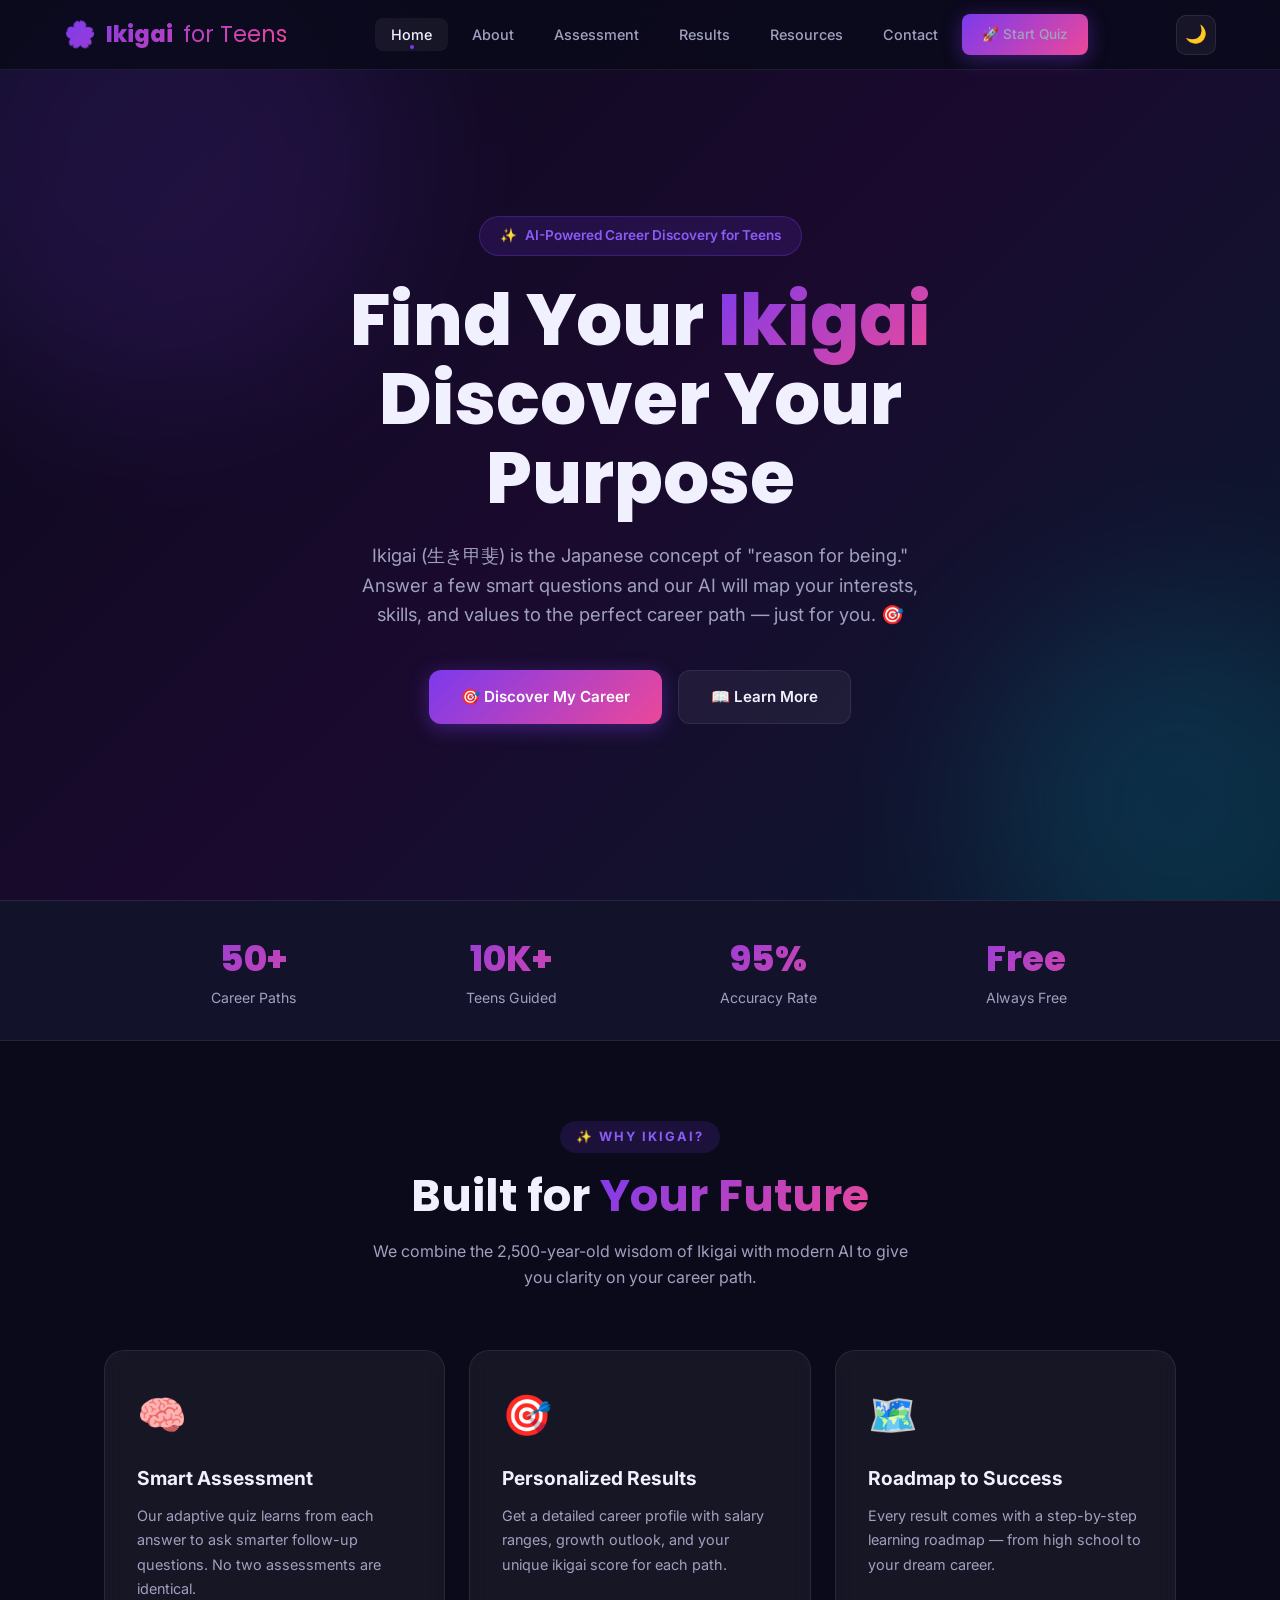
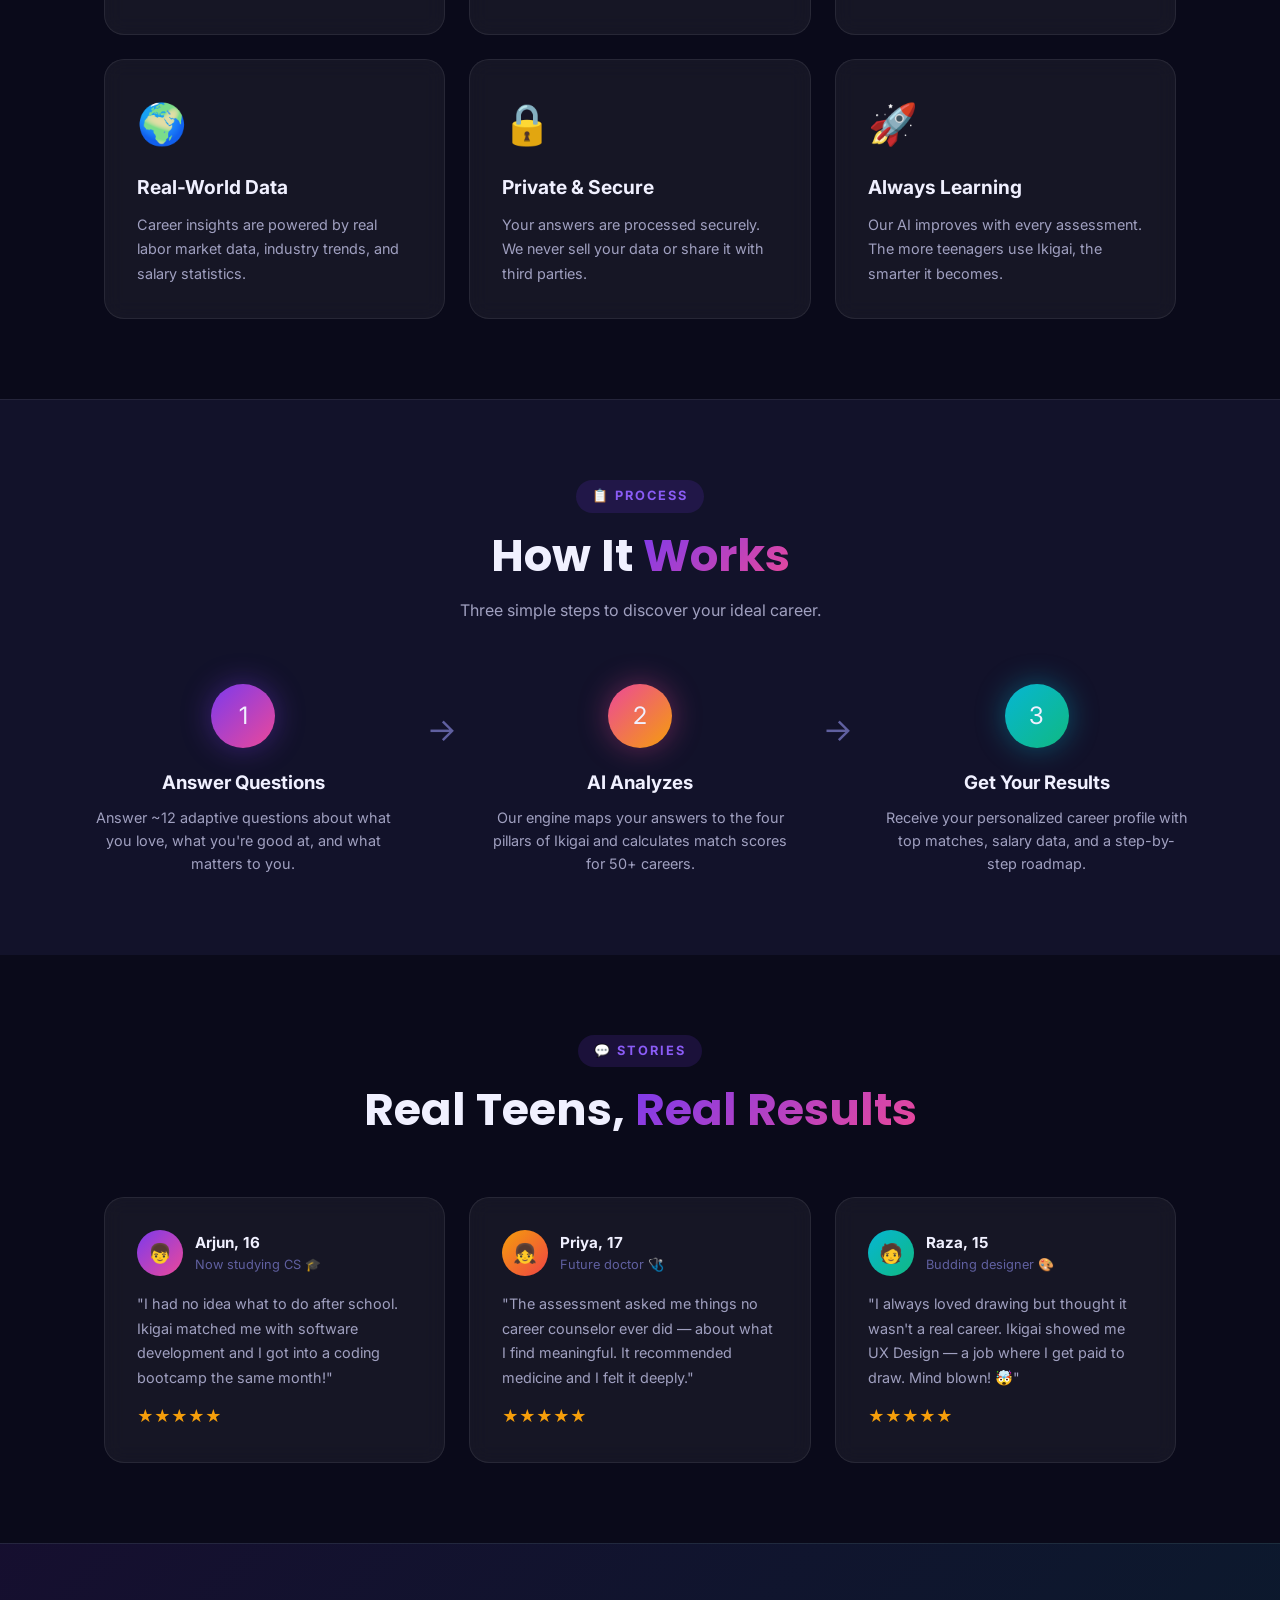
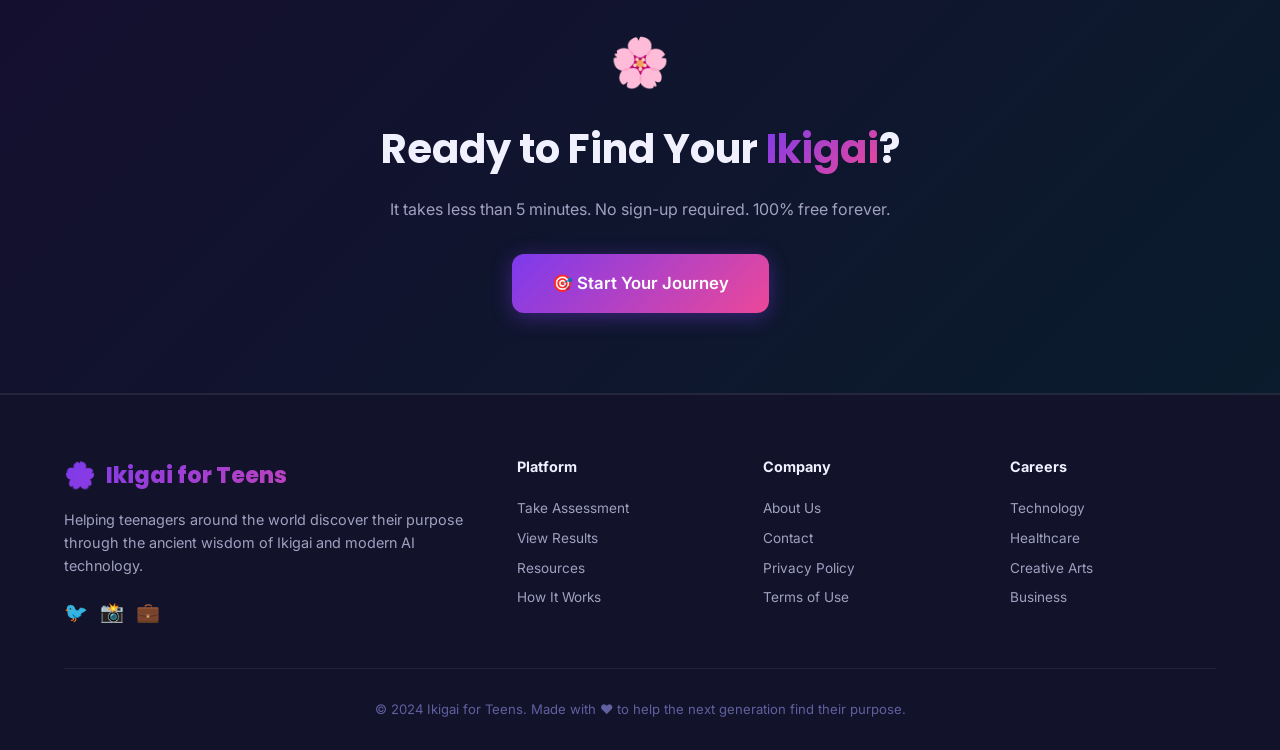
<file: frontend/index.html>
<!DOCTYPE html>
<!--
  📚 LESSON: What is HTML?
  HTML = HyperText Markup Language
  It's the SKELETON of a website. 
  Tags like <h1>, <p>, <div> tell the browser what each thing IS.
  <!DOCTYPE html> tells the browser: "Hey, this is a modern HTML5 page!"
-->
<html lang="en">
<head>
  <!--
    📚 The <head> section is INVISIBLE to users.
    It contains settings, links to styles, and page information.
  -->
  <meta charset="UTF-8">  <!-- Allows emojis and special characters -->
  <meta name="viewport" content="width=device-width, initial-scale=1.0">  <!-- Makes site mobile-friendly -->
  <title>Ikigai for Teens — Discover Your Career Path with AI</title>

  <!-- SEO: These tags help Google find and display your site correctly -->
  <meta name="description" content="Ikigai for Teens is an AI-powered career discovery platform. Answer a few questions and find the perfect career path tailored to your interests, skills, and values.">
  <meta name="keywords" content="career test, teen career, ikigai, career AI, career quiz">
  <meta property="og:title" content="Ikigai for Teens — Career AI">
  <meta property="og:description" content="Discover your ideal career through the ancient Japanese concept of Ikigai + modern AI.">

  <!-- Link to CSS stylesheet (styles.css makes things look pretty) -->
  <link rel="stylesheet" href="styles.css">

  <!-- Google Fonts are loaded in styles.css via @import -->
</head>

<body>
  <!--
    📚 The <body> is the VISIBLE part of your website.
    Everything inside <body> appears on screen.
  -->

  <!-- ═══════════════════════════════════════════
       NAVBAR — Appears on EVERY page
       ═══════════════════════════════════════════ -->
  <nav class="navbar" id="navbar">
    <!-- Logo — clicking it returns to home -->
    <a href="index.html" class="nav-logo">
      <span class="nav-logo-icon">🌸</span>
      Ikigai<span style="color: var(--text-secondary); font-weight: 400;"> for Teens</span>
    </a>

    <!-- Navigation Links — <ul> = unordered list, <li> = list item, <a> = anchor/link -->
    <ul class="nav-links" id="navLinks">
      <li><a href="index.html" class="active" id="nav-home">Home</a></li>
      <li><a href="about.html" id="nav-about">About</a></li>
      <li><a href="assessment.html" id="nav-assess">Assessment</a></li>
      <li><a href="results.html" id="nav-results">Results</a></li>
      <li><a href="resources.html" id="nav-resources">Resources</a></li>
      <li><a href="contact.html" id="nav-contact">Contact</a></li>
      <!-- CTA Button -->
      <li>
        <a href="assessment.html" class="btn btn-primary" style="padding: 10px 20px; font-size: 0.85rem;">
          🚀 Start Quiz
        </a>
      </li>
    </ul>

    <div style="display: flex; align-items: center; gap: 12px;">
      <!-- Dark Mode Toggle Button -->
      <button class="dark-mode-btn" id="darkModeBtn" title="Toggle dark/light mode" aria-label="Toggle theme">
        🌙
      </button>
      <!-- Hamburger menu for mobile -->
      <div class="hamburger" id="hamburger" aria-label="Menu">
        <span></span><span></span><span></span>
      </div>
    </div>
  </nav>

  <!-- ═══════════════════════════════════════════
       HERO SECTION — Big banner seen first
       ═══════════════════════════════════════════ -->
  <section class="hero" id="home">
    <div class="hero-content">
      <!-- Badge -->
      <div class="hero-badge">
        <span>✨</span>
        AI-Powered Career Discovery for Teens
      </div>

      <!-- Main Heading — <h1> is the MOST important heading on the page -->
      <h1>
        Find Your <span class="gradient-text">Ikigai</span><br>
        Discover Your Purpose
      </h1>

      <!-- Subheading / Description -->
      <p>
        Ikigai (生き甲斐) is the Japanese concept of "reason for being." 
        Answer a few smart questions and our AI will map your interests, 
        skills, and values to the perfect career path — just for you. 🎯
      </p>

      <!-- Call-to-action buttons -->
      <div class="hero-buttons">
        <!-- href="assessment.html" links to the assessment page -->
        <a href="assessment.html" class="btn btn-primary" id="startQuizBtn">
          🎯 Discover My Career
        </a>
        <a href="about.html" class="btn btn-secondary" id="learnMoreBtn">
          📖 Learn More
        </a>
      </div>
    </div>
  </section>

  <!-- ═══════════════════════════════════════════
       STATS STRIP
       ═══════════════════════════════════════════ -->
  <section style="background: var(--bg-secondary); border-top: 1px solid var(--border-color); border-bottom: 1px solid var(--border-color); padding: 30px 5%;">
    <div style="max-width: 1000px; margin: 0 auto; display: grid; grid-template-columns: repeat(auto-fit, minmax(150px, 1fr)); gap: 30px; text-align: center;">
      <div class="reveal">
        <div style="font-family: 'Poppins', sans-serif; font-size: 2.2rem; font-weight: 800;" class="text-gradient">50+</div>
        <div style="color: var(--text-secondary); font-size: 0.88rem;">Career Paths</div>
      </div>
      <div class="reveal stagger-1">
        <div style="font-family: 'Poppins', sans-serif; font-size: 2.2rem; font-weight: 800;" class="text-gradient">10K+</div>
        <div style="color: var(--text-secondary); font-size: 0.88rem;">Teens Guided</div>
      </div>
      <div class="reveal stagger-2">
        <div style="font-family: 'Poppins', sans-serif; font-size: 2.2rem; font-weight: 800;" class="text-gradient">95%</div>
        <div style="color: var(--text-secondary); font-size: 0.88rem;">Accuracy Rate</div>
      </div>
      <div class="reveal stagger-3">
        <div style="font-family: 'Poppins', sans-serif; font-size: 2.2rem; font-weight: 800;" class="text-gradient">Free</div>
        <div style="color: var(--text-secondary); font-size: 0.88rem;">Always Free</div>
      </div>
    </div>
  </section>

  <!-- ═══════════════════════════════════════════
       FEATURES SECTION
       ═══════════════════════════════════════════ -->
  <section class="section">
    <div class="section-header">
      <div class="section-tag">✨ Why Ikigai?</div>
      <h2>Built for <span class="gradient-text">Your Future</span></h2>
      <p>We combine the 2,500-year-old wisdom of Ikigai with modern AI to give you clarity on your career path.</p>
    </div>

    <div class="grid-3">
      <div class="card reveal stagger-1">
        <div class="card-icon">🧠</div>
        <h3>Smart Assessment</h3>
        <p>Our adaptive quiz learns from each answer to ask smarter follow-up questions. No two assessments are identical.</p>
      </div>
      <div class="card reveal stagger-2">
        <div class="card-icon">🎯</div>
        <h3>Personalized Results</h3>
        <p>Get a detailed career profile with salary ranges, growth outlook, and your unique ikigai score for each path.</p>
      </div>
      <div class="card reveal stagger-3">
        <div class="card-icon">🗺️</div>
        <h3>Roadmap to Success</h3>
        <p>Every result comes with a step-by-step learning roadmap — from high school to your dream career.</p>
      </div>
      <div class="card reveal stagger-1">
        <div class="card-icon">🌍</div>
        <h3>Real-World Data</h3>
        <p>Career insights are powered by real labor market data, industry trends, and salary statistics.</p>
      </div>
      <div class="card reveal stagger-2">
        <div class="card-icon">🔒</div>
        <h3>Private & Secure</h3>
        <p>Your answers are processed securely. We never sell your data or share it with third parties.</p>
      </div>
      <div class="card reveal stagger-3">
        <div class="card-icon">🚀</div>
        <h3>Always Learning</h3>
        <p>Our AI improves with every assessment. The more teenagers use Ikigai, the smarter it becomes.</p>
      </div>
    </div>
  </section>

  <!-- ═══════════════════════════════════════════
       HOW IT WORKS SECTION
       ═══════════════════════════════════════════ -->
  <section style="padding: 80px 5%; background: var(--bg-secondary); border-top: 1px solid var(--border-color);">
    <div style="max-width: 1100px; margin: 0 auto;">
      <div class="section-header">
        <div class="section-tag">📋 Process</div>
        <h2>How It <span class="gradient-text">Works</span></h2>
        <p>Three simple steps to discover your ideal career.</p>
      </div>

      <div style="display: flex; gap: 30px; flex-wrap: wrap; justify-content: center;">
        <!-- Step cards -->
        <div style="flex: 1; min-width: 220px; max-width: 320px; text-align: center;" class="reveal">
          <div style="width: 64px; height: 64px; border-radius: 50%; background: var(--gradient-purple); display: flex; align-items: center; justify-content: center; font-size: 1.5rem; margin: 0 auto 20px; box-shadow: 0 0 30px rgba(124,58,237,0.4);">1</div>
          <h3 style="margin-bottom: 8px;">Answer Questions</h3>
          <p style="color: var(--text-secondary); font-size: 0.9rem;">Answer ~12 adaptive questions about what you love, what you're good at, and what matters to you.</p>
        </div>
        <div style="flex: 0; display: flex; align-items: center; font-size: 2rem; color: var(--text-muted); padding-top: 0; align-self: flex-start; margin-top: 20px;">→</div>
        <div style="flex: 1; min-width: 220px; max-width: 320px; text-align: center;" class="reveal stagger-1">
          <div style="width: 64px; height: 64px; border-radius: 50%; background: linear-gradient(135deg, #ec4899, #f59e0b); display: flex; align-items: center; justify-content: center; font-size: 1.5rem; margin: 0 auto 20px; box-shadow: 0 0 30px rgba(236,72,153,0.4);">2</div>
          <h3 style="margin-bottom: 8px;">AI Analyzes</h3>
          <p style="color: var(--text-secondary); font-size: 0.9rem;">Our engine maps your answers to the four pillars of Ikigai and calculates match scores for 50+ careers.</p>
        </div>
        <div style="flex: 0; display: flex; align-items: center; font-size: 2rem; color: var(--text-muted); padding-top: 0; align-self: flex-start; margin-top: 20px;">→</div>
        <div style="flex: 1; min-width: 220px; max-width: 320px; text-align: center;" class="reveal stagger-2">
          <div style="width: 64px; height: 64px; border-radius: 50%; background: var(--gradient-cyan); display: flex; align-items: center; justify-content: center; font-size: 1.5rem; margin: 0 auto 20px; box-shadow: 0 0 30px rgba(6,182,212,0.4);">3</div>
          <h3 style="margin-bottom: 8px;">Get Your Results</h3>
          <p style="color: var(--text-secondary); font-size: 0.9rem;">Receive your personalized career profile with top matches, salary data, and a step-by-step roadmap.</p>
        </div>
      </div>
    </div>
  </section>

  <!-- ═══════════════════════════════════════════
       TESTIMONIALS
       ═══════════════════════════════════════════ -->
  <section class="section">
    <div class="section-header">
      <div class="section-tag">💬 Stories</div>
      <h2>Real Teens, <span class="gradient-text">Real Results</span></h2>
    </div>
    <div class="grid-3">
      <div class="card reveal">
        <div style="display: flex; align-items: center; gap: 12px; margin-bottom: 16px;">
          <div style="width: 46px; height: 46px; border-radius: 50%; background: var(--gradient-purple); display: flex; align-items: center; justify-content: center; font-size: 1.2rem;">👦</div>
          <div>
            <div style="font-weight: 700; font-size: 0.95rem;">Arjun, 16</div>
            <div style="color: var(--text-muted); font-size: 0.8rem;">Now studying CS 🎓</div>
          </div>
        </div>
        <p style="color: var(--text-secondary); font-size: 0.9rem; line-height: 1.7;">"I had no idea what to do after school. Ikigai matched me with software development and I got into a coding bootcamp the same month!"</p>
        <div style="margin-top: 14px; color: var(--accent-orange);">★★★★★</div>
      </div>
      <div class="card reveal stagger-1">
        <div style="display: flex; align-items: center; gap: 12px; margin-bottom: 16px;">
          <div style="width: 46px; height: 46px; border-radius: 50%; background: var(--gradient-orange); display: flex; align-items: center; justify-content: center; font-size: 1.2rem;">👧</div>
          <div>
            <div style="font-weight: 700; font-size: 0.95rem;">Priya, 17</div>
            <div style="color: var(--text-muted); font-size: 0.8rem;">Future doctor 🩺</div>
          </div>
        </div>
        <p style="color: var(--text-secondary); font-size: 0.9rem; line-height: 1.7;">"The assessment asked me things no career counselor ever did — about what I find meaningful. It recommended medicine and I felt it deeply."</p>
        <div style="margin-top: 14px; color: var(--accent-orange);">★★★★★</div>
      </div>
      <div class="card reveal stagger-2">
        <div style="display: flex; align-items: center; gap: 12px; margin-bottom: 16px;">
          <div style="width: 46px; height: 46px; border-radius: 50%; background: var(--gradient-cyan); display: flex; align-items: center; justify-content: center; font-size: 1.2rem;">🧑</div>
          <div>
            <div style="font-weight: 700; font-size: 0.95rem;">Raza, 15</div>
            <div style="color: var(--text-muted); font-size: 0.8rem;">Budding designer 🎨</div>
          </div>
        </div>
        <p style="color: var(--text-secondary); font-size: 0.9rem; line-height: 1.7;">"I always loved drawing but thought it wasn't a real career. Ikigai showed me UX Design — a job where I get paid to draw. Mind blown! 🤯"</p>
        <div style="margin-top: 14px; color: var(--accent-orange);">★★★★★</div>
      </div>
    </div>
  </section>

  <!-- ═══════════════════════════════════════════
       CTA SECTION
       ═══════════════════════════════════════════ -->
  <section style="padding: 80px 5%; text-align: center; background: linear-gradient(135deg, rgba(124,58,237,0.1), rgba(6,182,212,0.1)); border-top: 1px solid var(--border-color); border-bottom: 1px solid var(--border-color);">
    <div style="max-width: 600px; margin: 0 auto;" class="reveal">
      <div style="font-size: 3rem; margin-bottom: 16px;">🌸</div>
      <h2 style="font-family: 'Poppins', sans-serif; font-size: clamp(1.8rem, 4vw, 2.5rem); font-weight: 700; margin-bottom: 16px;">Ready to Find Your <span class="gradient-text">Ikigai</span>?</h2>
      <p style="color: var(--text-secondary); margin-bottom: 32px;">It takes less than 5 minutes. No sign-up required. 100% free forever.</p>
      <a href="assessment.html" class="btn btn-primary" id="heroCtaBtn" style="font-size: 1.05rem; padding: 16px 40px;">
        🎯 Start Your Journey
      </a>
    </div>
  </section>

  <!-- ═══════════════════════════════════════════
       FOOTER
       ═══════════════════════════════════════════ -->
  <footer>
    <div class="footer-grid">
      <div class="footer-brand">
        <div class="nav-logo" style="margin-bottom: 12px;">
          <span class="nav-logo-icon">🌸</span>
          Ikigai for Teens
        </div>
        <p>Helping teenagers around the world discover their purpose through the ancient wisdom of Ikigai and modern AI technology.</p>
        <div style="display: flex; gap: 12px; margin-top: 20px;">
          <a href="#" style="color: var(--text-muted); font-size: 1.2rem; text-decoration: none;" aria-label="Twitter">🐦</a>
          <a href="#" style="color: var(--text-muted); font-size: 1.2rem; text-decoration: none;" aria-label="Instagram">📸</a>
          <a href="#" style="color: var(--text-muted); font-size: 1.2rem; text-decoration: none;" aria-label="LinkedIn">💼</a>
        </div>
      </div>
      <div class="footer-col">
        <h4>Platform</h4>
        <a href="assessment.html">Take Assessment</a>
        <a href="results.html">View Results</a>
        <a href="resources.html">Resources</a>
        <a href="about.html">How It Works</a>
      </div>
      <div class="footer-col">
        <h4>Company</h4>
        <a href="about.html">About Us</a>
        <a href="contact.html">Contact</a>
        <a href="privacy.html">Privacy Policy</a>
        <a href="#">Terms of Use</a>
      </div>
      <div class="footer-col">
        <h4>Careers</h4>
        <a href="#">Technology</a>
        <a href="#">Healthcare</a>
        <a href="#">Creative Arts</a>
        <a href="#">Business</a>
      </div>
    </div>
    <div class="footer-bottom">
      <p>© 2024 Ikigai for Teens. Made with ❤️ to help the next generation find their purpose.</p>
    </div>
  </footer>

  <!-- Loading overlay (used when submitting form) -->
  <div class="loading-overlay" id="loadingOverlay">
    <div class="spinner"></div>
    <div class="loading-text" id="loadingText">Analyzing your profile...</div>
  </div>

  <!-- Toast notification container -->
  <div class="toast-container" id="toastContainer"></div>

  <!--
    📚 <script> at the bottom = JavaScript file
    We put it at the BOTTOM so the HTML loads first, then JS runs.
    src="script.js" links to our JavaScript file.
  -->
  <script src="script.js"></script>
</body>
</html>
</file>
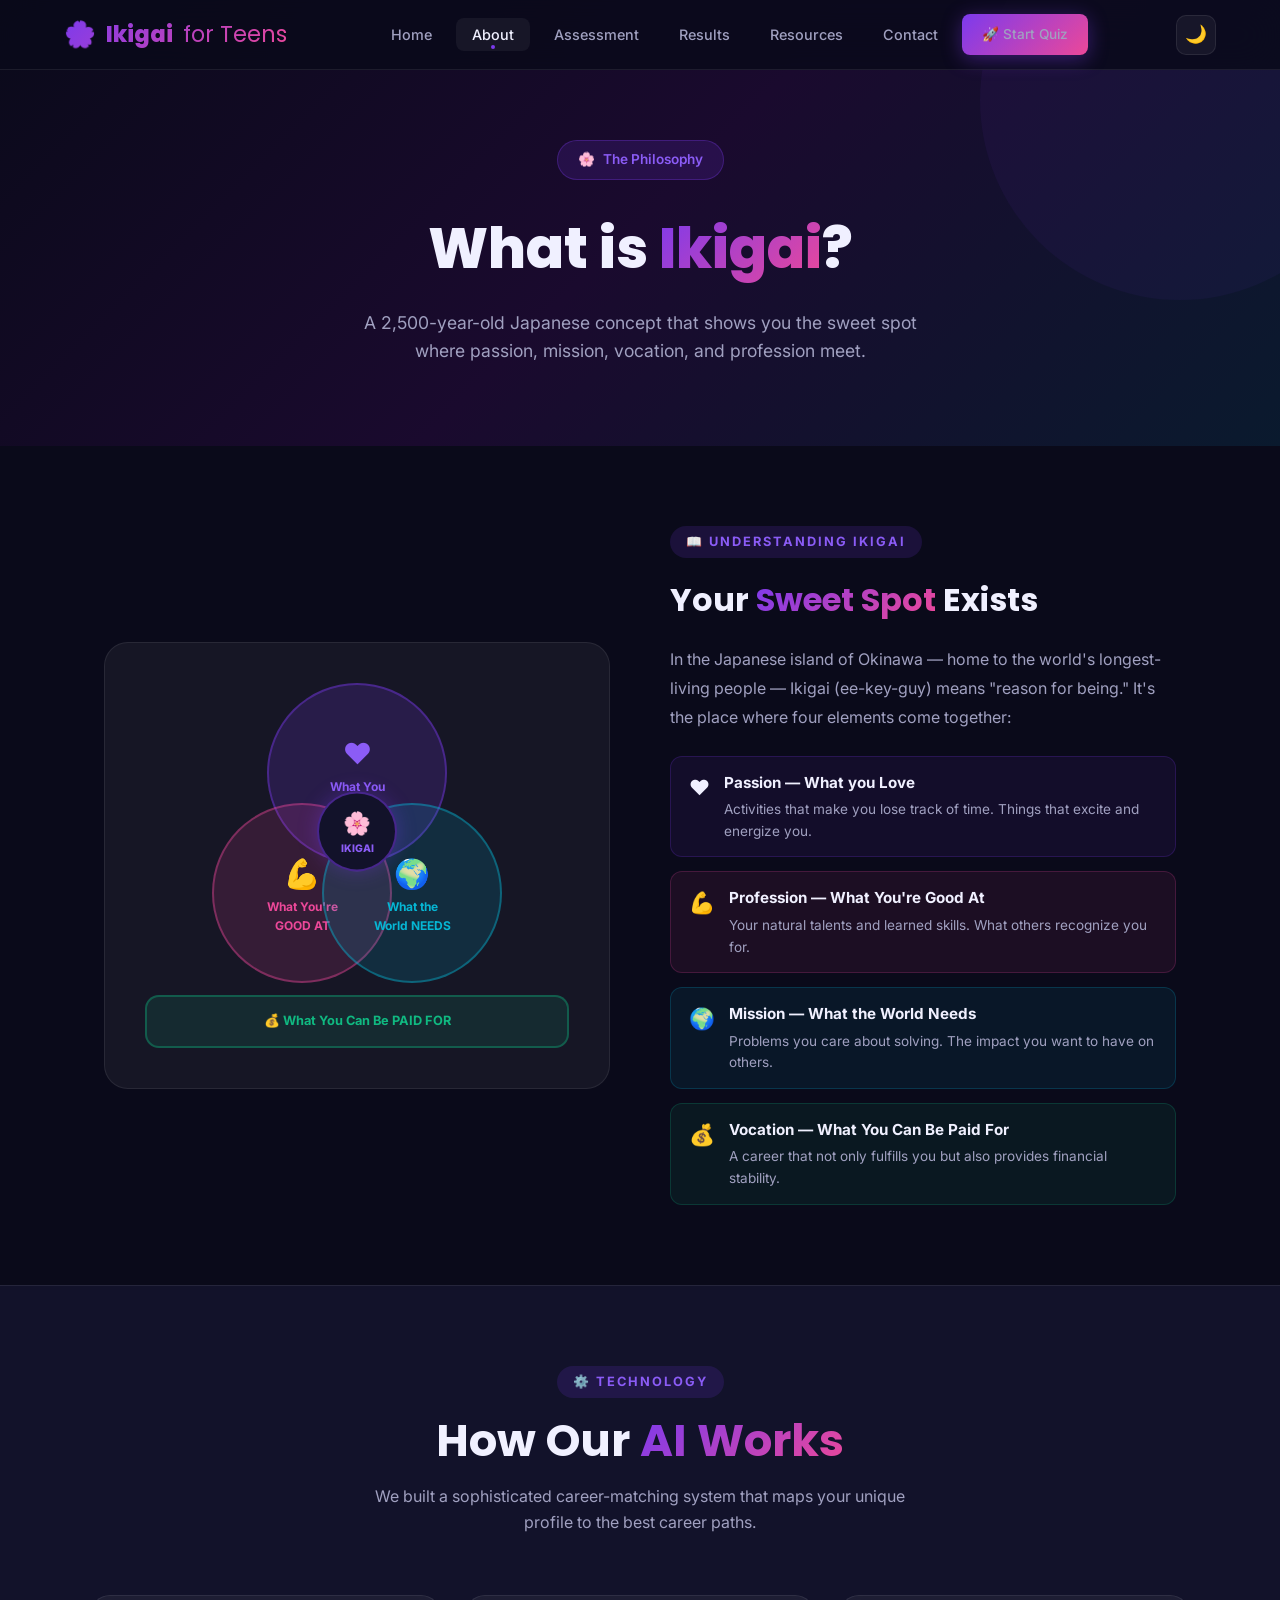
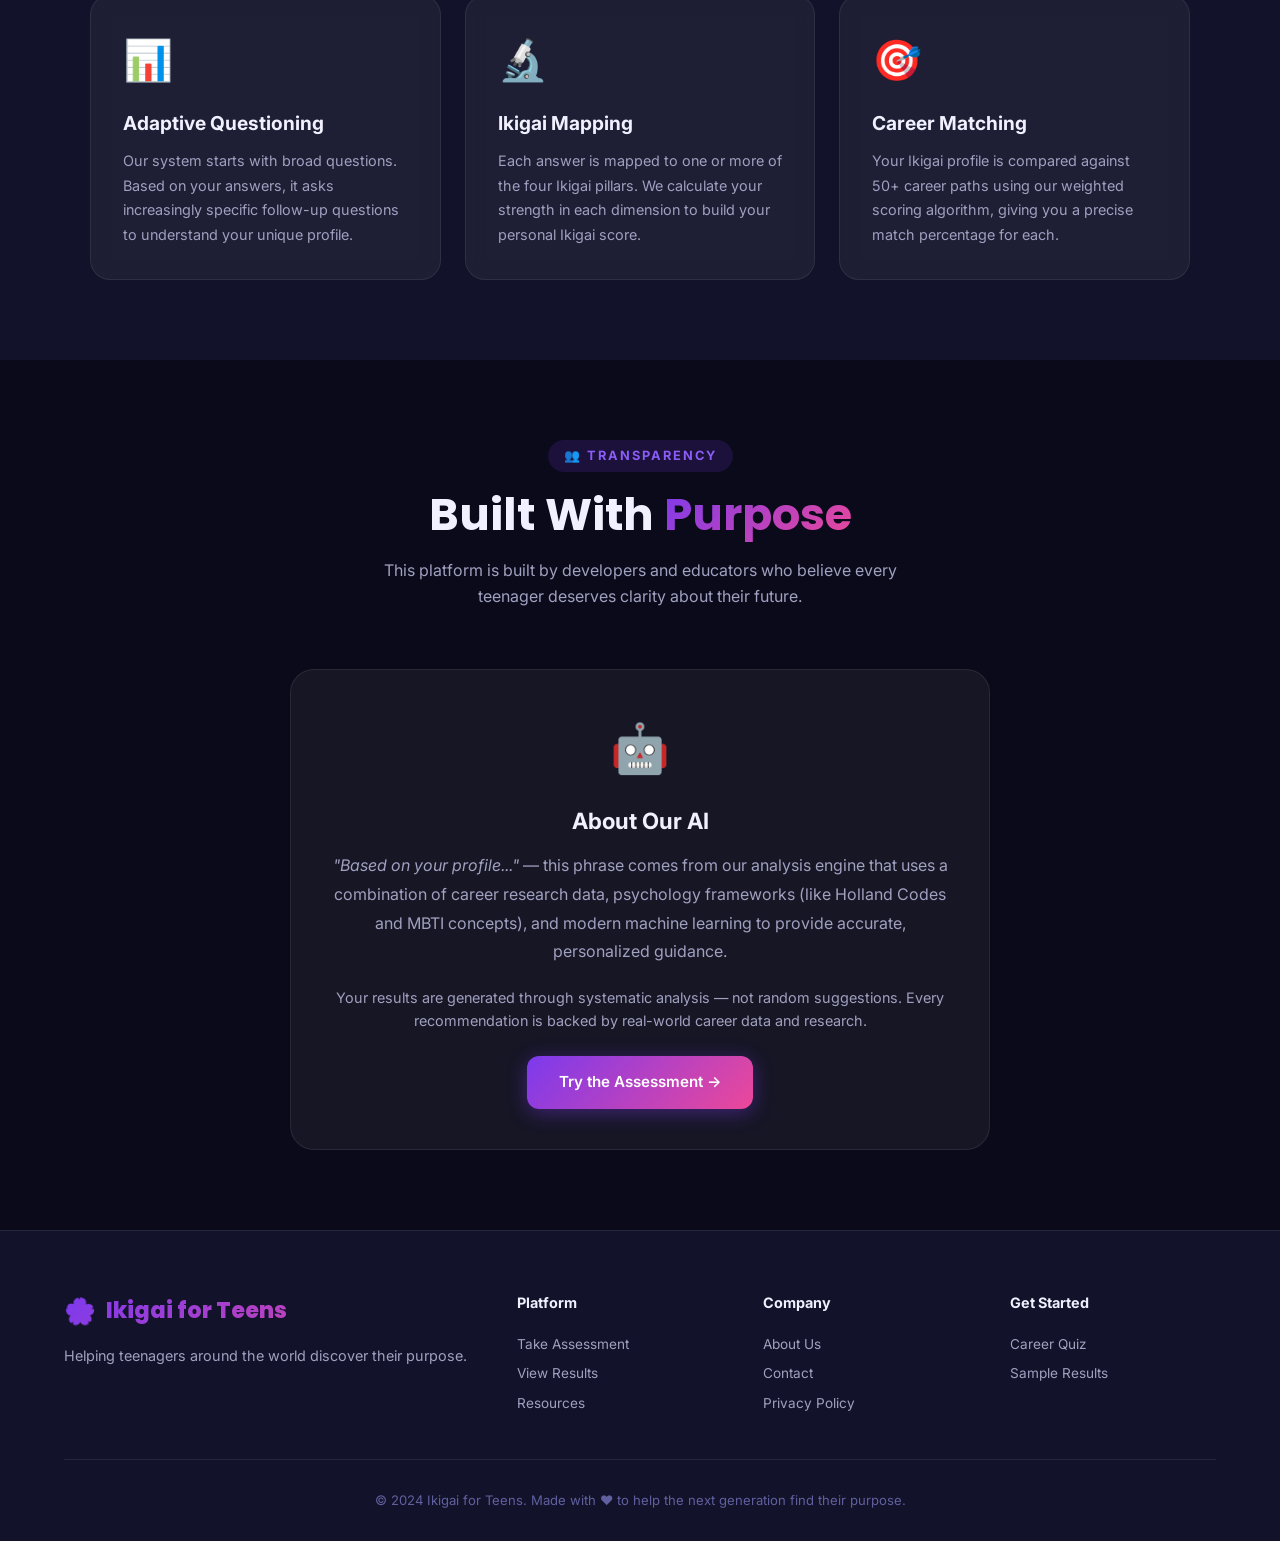
<file: frontend/about.html>
<!DOCTYPE html>
<html lang="en">
<head>
  <meta charset="UTF-8">
  <meta name="viewport" content="width=device-width, initial-scale=1.0">
  <title>About Ikigai — Ikigai for Teens</title>
  <meta name="description" content="Learn about the Japanese philosophy of Ikigai and how we use AI to help teenagers find their perfect career path.">
  <link rel="stylesheet" href="styles.css">
</head>
<body>

  <!-- NAVBAR (same on every page) -->
  <nav class="navbar" id="navbar">
    <a href="index.html" class="nav-logo">
      <span class="nav-logo-icon">🌸</span>
      Ikigai<span style="color: var(--text-secondary); font-weight: 400;"> for Teens</span>
    </a>
    <ul class="nav-links" id="navLinks">
      <li><a href="index.html" id="nav-home">Home</a></li>
      <li><a href="about.html" class="active" id="nav-about">About</a></li>
      <li><a href="assessment.html" id="nav-assess">Assessment</a></li>
      <li><a href="results.html" id="nav-results">Results</a></li>
      <li><a href="resources.html" id="nav-resources">Resources</a></li>
      <li><a href="contact.html" id="nav-contact">Contact</a></li>
      <li><a href="assessment.html" class="btn btn-primary" style="padding: 10px 20px; font-size: 0.85rem;">🚀 Start Quiz</a></li>
    </ul>
    <div style="display: flex; align-items: center; gap: 12px;">
      <button class="dark-mode-btn" id="darkModeBtn" title="Toggle theme" aria-label="Toggle theme">🌙</button>
      <div class="hamburger" id="hamburger"><span></span><span></span><span></span></div>
    </div>
  </nav>

  <!-- PAGE HERO -->
  <section class="page-hero">
    <div class="hero-badge" style="justify-content: center;"><span>🌸</span> The Philosophy</div>
    <h1>What is <span class="gradient-text">Ikigai</span>?</h1>
    <p>A 2,500-year-old Japanese concept that shows you the sweet spot where passion, mission, vocation, and profession meet.</p>
  </section>

  <!-- IKIGAI EXPLANATION SECTION -->
  <section class="section">
    <div class="grid-2" style="align-items: center; gap: 60px;">
      <!-- Visual Venn Diagram -->
      <div>
        <div style="background: var(--bg-card); border: 1px solid var(--border-color); border-radius: 24px; padding: 40px; position: relative; overflow: hidden;">
          <!-- Venn Circles -->
          <div style="position: relative; height: 300px; margin: 0 auto; max-width: 300px;">
            
            <!-- Top circle: What you LOVE -->
            <div style="position: absolute; width: 180px; height:180px; border-radius: 50%; background: rgba(124,58,237,0.18); border: 2px solid rgba(124,58,237,0.4); top: 0; left: 50%; transform: translateX(-50%); display: flex; align-items: center; justify-content: center; text-align: center; padding: 10px; flex-direction: column; font-size: 0.75rem; font-weight: 700; color: var(--accent-violet); flex: 1; cursor: default; transition: all 0.3s;">
              <div style="font-size: 1.8rem;">❤️</div>
              <div>What You<br>LOVE</div>
            </div>
            
            <!-- Bottom-left: What you're GOOD AT -->
            <div style="position: absolute; width: 180px; height:180px; border-radius: 50%; background: rgba(236,72,153,0.15); border: 2px solid rgba(236,72,153,0.4); bottom: 0; left: 5px; display: flex; align-items: center; justify-content: center; text-align: center; padding: 10px; flex-direction: column; font-size: 0.75rem; font-weight: 700; color: var(--accent-pink); cursor: default; transition: all 0.3s;">
              <div style="font-size: 1.8rem;">💪</div>
              <div>What You're<br>GOOD AT</div>
            </div>
            
            <!-- Bottom-right: What the world NEEDS -->
            <div style="position: absolute; width: 180px; height:180px; border-radius: 50%; background: rgba(6,182,212,0.15); border: 2px solid rgba(6,182,212,0.4); bottom: 0; right: 5px; display: flex; align-items: center; justify-content: center; text-align: center; padding: 10px; flex-direction: column; font-size: 0.75rem; font-weight: 700; color: var(--accent-cyan); cursor: default; transition: all 0.3s;">
              <div style="font-size: 1.8rem;">🌍</div>
              <div>What the<br>World NEEDS</div>
            </div>

            <!-- Center label -->
            <div style="position: absolute; top: 50%; left: 50%; transform: translate(-50%, -52%); text-align: center; z-index: 2; background: var(--bg-secondary); border-radius: 50%; width: 80px; height: 80px; display: flex; flex-direction: column; align-items: center; justify-content: center; border: 2px solid rgba(124,58,237,0.5); box-shadow: 0 0 20px rgba(124,58,237,0.3);">
              <div style="font-size: 1.4rem;">🌸</div>
              <div style="font-size: 0.65rem; font-weight: 800; color: var(--accent-violet);">IKIGAI</div>
            </div>
          </div>
          
          <!-- Fourth circle: What you can be PAID FOR -->
          <div style="text-align: center; margin-top: 12px; padding: 14px 24px; background: rgba(16,185,129,0.12); border: 2px solid rgba(16,185,129,0.35); border-radius: 14px; font-size: 0.8rem; font-weight: 700; color: var(--accent-green);">
            💰 What You Can Be PAID FOR
          </div>
        </div>
      </div>

      <!-- Text Explanation -->
      <div>
        <div class="section-tag" style="margin-bottom: 16px;">📖 Understanding Ikigai</div>
        <h2 style="font-family: 'Poppins', sans-serif; font-size: 2rem; font-weight: 700; margin-bottom: 20px;">Your <span class="gradient-text">Sweet Spot</span> Exists</h2>
        <p style="color: var(--text-secondary); margin-bottom: 24px; line-height: 1.8;">
          In the Japanese island of Okinawa — home to the world's longest-living people — Ikigai (ee-key-guy) means "reason for being." 
          It's the place where four elements come together:
        </p>
        
        <div style="display: flex; flex-direction: column; gap: 14px;">
          <div style="display: flex; align-items: flex-start; gap: 14px; padding: 14px 18px; background: rgba(124,58,237,0.08); border: 1px solid rgba(124,58,237,0.2); border-radius: 12px;">
            <span style="font-size: 1.3rem; flex-shrink: 0;">❤️</span>
            <div>
              <div style="font-weight: 700; font-size: 0.95rem; margin-bottom: 4px;">Passion — What you Love</div>
              <div style="color: var(--text-secondary); font-size: 0.85rem;">Activities that make you lose track of time. Things that excite and energize you.</div>
            </div>
          </div>
          <div style="display: flex; align-items: flex-start; gap: 14px; padding: 14px 18px; background: rgba(236,72,153,0.08); border: 1px solid rgba(236,72,153,0.2); border-radius: 12px;">
            <span style="font-size: 1.3rem; flex-shrink: 0;">💪</span>
            <div>
              <div style="font-weight: 700; font-size: 0.95rem; margin-bottom: 4px;">Profession — What You're Good At</div>
              <div style="color: var(--text-secondary); font-size: 0.85rem;">Your natural talents and learned skills. What others recognize you for.</div>
            </div>
          </div>
          <div style="display: flex; align-items: flex-start; gap: 14px; padding: 14px 18px; background: rgba(6,182,212,0.08); border: 1px solid rgba(6,182,212,0.2); border-radius: 12px;">
            <span style="font-size: 1.3rem; flex-shrink: 0;">🌍</span>
            <div>
              <div style="font-weight: 700; font-size: 0.95rem; margin-bottom: 4px;">Mission — What the World Needs</div>
              <div style="color: var(--text-secondary); font-size: 0.85rem;">Problems you care about solving. The impact you want to have on others.</div>
            </div>
          </div>
          <div style="display: flex; align-items: flex-start; gap: 14px; padding: 14px 18px; background: rgba(16,185,129,0.08); border: 1px solid rgba(16,185,129,0.2); border-radius: 12px;">
            <span style="font-size: 1.3rem; flex-shrink: 0;">💰</span>
            <div>
              <div style="font-weight: 700; font-size: 0.95rem; margin-bottom: 4px;">Vocation — What You Can Be Paid For</div>
              <div style="color: var(--text-secondary); font-size: 0.85rem;">A career that not only fulfills you but also provides financial stability.</div>
            </div>
          </div>
        </div>
      </div>
    </div>
  </section>

  <!-- HOW OUR AI WORKS -->
  <section style="padding: 80px 5%; background: var(--bg-secondary); border-top: 1px solid var(--border-color);">
    <div style="max-width: 1100px; margin: 0 auto;">
      <div class="section-header">
        <div class="section-tag">⚙️ Technology</div>
        <h2>How Our <span class="gradient-text">AI Works</span></h2>
        <p>We built a sophisticated career-matching system that maps your unique profile to the best career paths.</p>
      </div>

      <div class="grid-3">
        <div class="card reveal">
          <div class="card-icon">📊</div>
          <h3>Adaptive Questioning</h3>
          <p>Our system starts with broad questions. Based on your answers, it asks increasingly specific follow-up questions to understand your unique profile.</p>
        </div>
        <div class="card reveal stagger-1">
          <div class="card-icon">🔬</div>
          <h3>Ikigai Mapping</h3>
          <p>Each answer is mapped to one or more of the four Ikigai pillars. We calculate your strength in each dimension to build your personal Ikigai score.</p>
        </div>
        <div class="card reveal stagger-2">
          <div class="card-icon">🎯</div>
          <h3>Career Matching</h3>
          <p>Your Ikigai profile is compared against 50+ career paths using our weighted scoring algorithm, giving you a precise match percentage for each.</p>
        </div>
      </div>
    </div>
  </section>

  <!-- TEAM / TRANSPARENCY SECTION -->
  <section class="section">
    <div class="section-header">
      <div class="section-tag">👥 Transparency</div>
      <h2>Built With <span class="gradient-text">Purpose</span></h2>
      <p>This platform is built by developers and educators who believe every teenager deserves clarity about their future.</p>
    </div>
    
    <div style="background: var(--bg-card); border: 1px solid var(--border-color); border-radius: 24px; padding: 40px; text-align: center; max-width: 700px; margin: 0 auto;" class="reveal">
      <div style="font-size: 3rem; margin-bottom: 16px;">🤖</div>
      <h3 style="font-size: 1.4rem; margin-bottom: 12px;">About Our AI</h3>
      <p style="color: var(--text-secondary); line-height: 1.8; margin-bottom: 20px;">
        <em>"Based on your profile..."</em> — this phrase comes from our analysis engine that uses 
        a combination of career research data, psychology frameworks (like Holland Codes and MBTI concepts), 
        and modern machine learning to provide accurate, personalized guidance.
      </p>
      <p style="color: var(--text-secondary); font-size: 0.9rem;">
        Your results are generated through systematic analysis — not random suggestions. 
        Every recommendation is backed by real-world career data and research.
      </p>
      <div style="margin-top: 24px;">
        <a href="assessment.html" class="btn btn-primary">Try the Assessment →</a>
      </div>
    </div>
  </section>

  <!-- FOOTER -->
  <footer>
    <div class="footer-grid">
      <div class="footer-brand">
        <div class="nav-logo" style="margin-bottom: 12px;"><span class="nav-logo-icon">🌸</span>Ikigai for Teens</div>
        <p>Helping teenagers around the world discover their purpose.</p>
      </div>
      <div class="footer-col">
        <h4>Platform</h4>
        <a href="assessment.html">Take Assessment</a>
        <a href="results.html">View Results</a>
        <a href="resources.html">Resources</a>
      </div>
      <div class="footer-col">
        <h4>Company</h4>
        <a href="about.html">About Us</a>
        <a href="contact.html">Contact</a>
        <a href="privacy.html">Privacy Policy</a>
      </div>
      <div class="footer-col">
        <h4>Get Started</h4>
        <a href="assessment.html">Career Quiz</a>
        <a href="results.html">Sample Results</a>
      </div>
    </div>
    <div class="footer-bottom">
      <p>© 2024 Ikigai for Teens. Made with ❤️ to help the next generation find their purpose.</p>
    </div>
  </footer>

  <div class="toast-container" id="toastContainer"></div>
  <script src="script.js"></script>
</body>
</html>
</file>
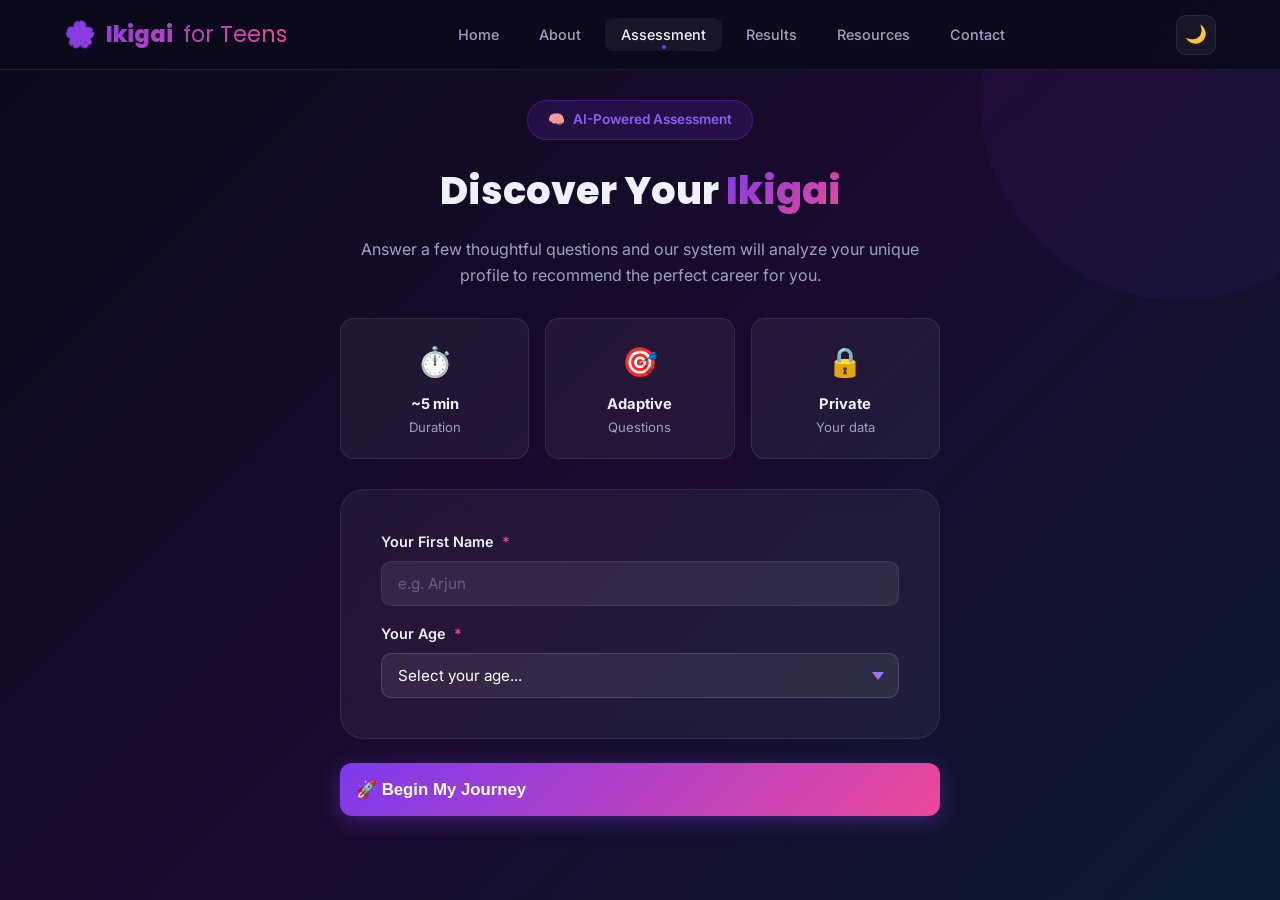
<file: frontend/assessment.html>
<!DOCTYPE html>
<!--
  📚 ASSESSMENT PAGE LESSON:
  This page has the SMART QUIZ.
  It uses JavaScript to show one question at a time,
  remember your answers, and adapt follow-up questions.
  
  The quiz has 3 phases:
  Phase 1: Basic interest questions (everyone sees these)
  Phase 2: Adaptive follow-ups (based on your phase 1 answers)
  Phase 3: Values questions
-->
<html lang="en">
<head>
  <meta charset="UTF-8">
  <meta name="viewport" content="width=device-width, initial-scale=1.0">
  <title>Career Assessment — Ikigai for Teens</title>
  <meta name="description" content="Take our adaptive career assessment quiz to discover your ideal career path based on your interests, skills, and values.">
  <link rel="stylesheet" href="styles.css">
  <style>
    /* Page-specific styles for assessment */
    .assessment-wrapper {
      min-height: 100vh;
      background: var(--gradient-hero);
      padding: 100px 5% 60px;
      position: relative;
      overflow: hidden;
    }

    .assessment-wrapper::before {
      content: '';
      position: absolute;
      width: 400px;
      height: 400px;
      background: var(--accent-purple);
      border-radius: 50%;
      opacity: 0.05;
      top: -100px;
      right: -100px;
    }

    /* Phase indicator */
    .phase-indicator {
      display: flex;
      gap: 10px;
      justify-content: center;
      margin-bottom: 30px;
    }

    .phase-dot {
      width: 40px;
      height: 6px;
      border-radius: 3px;
      background: var(--border-color);
      transition: all 0.4s ease;
    }

    .phase-dot.active { background: var(--gradient-purple); }
    .phase-dot.done { background: var(--accent-green); }

    /* Welcome / Intro screen */
    .intro-screen {
      text-align: center;
      max-width: 600px;
      margin: 0 auto;
    }

    .intro-features {
      display: grid;
      grid-template-columns: 1fr 1fr 1fr;
      gap: 16px;
      margin: 30px 0;
    }

    .intro-feature {
      background: var(--bg-card);
      border: 1px solid var(--border-color);
      border-radius: 14px;
      padding: 20px 14px;
      text-align: center;
    }

    .intro-feature .feat-icon { font-size: 1.8rem; margin-bottom: 8px; }
    .intro-feature .feat-label { font-size: 0.82rem; color: var(--text-secondary); }
    .intro-feature .feat-value { font-size: 0.92rem; font-weight: 700; }

    /* Multi-select options (for interest categories) */
    .multi-select-grid {
      display: grid;
      grid-template-columns: repeat(auto-fit, minmax(140px, 1fr));
      gap: 12px;
      margin-bottom: 30px;
    }

    .tag-option {
      padding: 12px 16px;
      border-radius: 12px;
      border: 1.5px solid var(--border-color);
      background: var(--input-bg);
      color: var(--text-primary);
      font-family: 'Inter', sans-serif;
      font-size: 0.88rem;
      font-weight: 500;
      cursor: pointer;
      text-align: center;
      transition: all 0.2s ease;
      display: flex;
      flex-direction: column;
      align-items: center;
      gap: 6px;
    }

    .tag-option:hover {
      border-color: var(--accent-purple);
      background: rgba(124, 58, 237, 0.08);
    }

    .tag-option.selected {
      border-color: var(--accent-purple);
      background: rgba(124, 58, 237, 0.15);
      color: var(--accent-violet);
    }

    .tag-option .tag-icon { font-size: 1.5rem; }

    /* Slider input */
    .slider-container { margin-bottom: 20px; }

    input[type="range"] {
      width: 100%;
      height: 6px;
      border-radius: 3px;
      background: var(--border-color);
      outline: none;
      -webkit-appearance: none;
      cursor: pointer;
    }

    input[type="range"]::-webkit-slider-thumb {
      -webkit-appearance: none;
      width: 22px;
      height: 22px;
      border-radius: 50%;
      background: var(--accent-purple);
      box-shadow: 0 0 10px rgba(124,58,237,0.5);
      cursor: pointer;
      transition: transform 0.2s ease;
    }

    input[type="range"]::-webkit-slider-thumb:hover { transform: scale(1.2); }

    .slider-labels {
      display: flex;
      justify-content: space-between;
      font-size: 0.78rem;
      color: var(--text-muted);
      margin-top: 8px;
    }

    .slider-value {
      text-align: center;
      font-size: 1.5rem;
      font-weight: 700;
      color: var(--accent-violet);
      margin-bottom: 12px;
    }

    /* Completion screen */
    .completion-screen {
      text-align: center;
      max-width: 500px;
      margin: 0 auto;
    }

    .completion-icon {
      width: 100px;
      height: 100px;
      border-radius: 50%;
      background: var(--gradient-purple);
      display: flex;
      align-items: center;
      justify-content: center;
      font-size: 2.5rem;
      margin: 0 auto 24px;
      box-shadow: 0 0 40px rgba(124,58,237,0.4);
      animation: bounceIn 0.6s cubic-bezier(0.4, 0, 0.2, 1);
    }

    @keyframes bounceIn {
      0% { transform: scale(0.5); opacity: 0; }
      60% { transform: scale(1.1); opacity: 1; }
      100% { transform: scale(1); }
    }

    /* ── Dropdown / select fix for dark theme ── */
    .form-select {
      width: 100%;
      padding: 12px 16px;
      border-radius: 10px;
      border: 1.5px solid var(--border-color);
      background: #1e1535;
      color: #e2d9f3;
      font-family: 'Inter', sans-serif;
      font-size: 0.95rem;
      appearance: none;
      -webkit-appearance: none;
      background-image: url("data:image/svg+xml,%3Csvg xmlns='http://www.w3.org/2000/svg' width='12' height='8' viewBox='0 0 12 8'%3E%3Cpath fill='%239b72ef' d='M6 8L0 0h12z'/%3E%3C/svg%3E");
      background-repeat: no-repeat;
      background-position: right 14px center;
      cursor: pointer;
      transition: border-color 0.2s ease, box-shadow 0.2s ease;
    }

    .form-select:focus {
      outline: none;
      border-color: var(--accent-purple);
      box-shadow: 0 0 0 3px rgba(124, 58, 237, 0.2);
    }

    .form-select option {
      background: #1e1535;
      color: #e2d9f3;
    }

    .form-input {
      width: 100%;
      padding: 12px 16px;
      border-radius: 10px;
      border: 1.5px solid var(--border-color);
      background: #1e1535;
      color: #e2d9f3;
      font-family: 'Inter', sans-serif;
      font-size: 0.95rem;
      box-sizing: border-box;
      transition: border-color 0.2s ease, box-shadow 0.2s ease;
    }

    .form-input::placeholder { color: #6b5a8a; }

    .form-input:focus {
      outline: none;
      border-color: var(--accent-purple);
      box-shadow: 0 0 0 3px rgba(124, 58, 237, 0.2);
    }
  </style>
</head>
<body>

  <!-- NAVBAR -->
  <nav class="navbar" id="navbar">
    <a href="index.html" class="nav-logo">
      <span class="nav-logo-icon">🌸</span>
      Ikigai<span style="color: var(--text-secondary); font-weight: 400;"> for Teens</span>
    </a>
    <ul class="nav-links" id="navLinks">
      <li><a href="index.html" id="nav-home">Home</a></li>
      <li><a href="about.html" id="nav-about">About</a></li>
      <li><a href="assessment.html" class="active" id="nav-assess">Assessment</a></li>
      <li><a href="results.html" id="nav-results">Results</a></li>
      <li><a href="resources.html" id="nav-resources">Resources</a></li>
      <li><a href="contact.html" id="nav-contact">Contact</a></li>
    </ul>
    <div style="display: flex; align-items: center; gap: 12px;">
      <button class="dark-mode-btn" id="darkModeBtn" title="Toggle theme" aria-label="Toggle theme">🌙</button>
      <div class="hamburger" id="hamburger"><span></span><span></span><span></span></div>
    </div>
  </nav>

  <!-- ASSESSMENT WRAPPER -->
  <div class="assessment-wrapper">
    <div class="assessment-container" id="assessmentContainer">

      <!-- ─────────────────────────────────────
           SCREEN 0: INTRO / WELCOME
           ───────────────────────────────────── -->
      <div id="screen-intro" class="intro-screen">
        <div class="hero-badge" style="justify-content: center; margin-bottom: 20px;">
          <span>🧠</span> AI-Powered Assessment
        </div>
        <h1 style="font-family: 'Poppins', sans-serif; font-size: 2.4rem; font-weight: 800; margin-bottom: 16px;">
          Discover Your <span class="gradient-text">Ikigai</span>
        </h1>
        <p style="color: var(--text-secondary); margin-bottom: 30px;">
          Answer a few thoughtful questions and our system will analyze your unique profile 
          to recommend the perfect career for you.
        </p>

        <div class="intro-features">
          <div class="intro-feature">
            <div class="feat-icon">⏱️</div>
            <div class="feat-value">~5 min</div>
            <div class="feat-label">Duration</div>
          </div>
          <div class="intro-feature">
            <div class="feat-icon">🎯</div>
            <div class="feat-value">Adaptive</div>
            <div class="feat-label">Questions</div>
          </div>
          <div class="intro-feature">
            <div class="feat-icon">🔒</div>
            <div class="feat-value">Private</div>
            <div class="feat-label">Your data</div>
          </div>
        </div>

        <!-- Name input before starting -->
        <div class="question-card" style="text-align: left; margin-bottom: 24px;">
          <div class="form-group" style="margin-bottom: 16px;">
            <label class="form-label" for="userName">Your First Name <span class="required">*</span></label>
            <input type="text" class="form-input" id="userName" placeholder="e.g. Arjun" maxlength="30" autocomplete="off">
            <div class="form-error" id="nameError">Please enter your name to begin.</div>
          </div>
          <div class="form-group" style="margin-bottom: 0;">
            <label class="form-label" for="userAge">Your Age <span class="required">*</span></label>
            <select class="form-select" id="userAge">
              <option value="">Select your age...</option>
              <option value="13">13 years old</option>
              <option value="14">14 years old</option>
              <option value="15">15 years old</option>
              <option value="16">16 years old</option>
              <option value="17">17 years old</option>
              <option value="18">18 years old</option>
              <option value="19">19 years old</option>
              <option value="20">20 years old</option>
              <option value="21">21 years old</option>
              <option value="22">22 years old</option>
              <option value="23">23 years old</option>
              <option value="24">24 years old</option>
              <option value="25">25 years old</option>
              <option value="26">26 years old</option>
              <option value="27">27 years old</option>
              <option value="28">28 years old</option>
              <option value="29">29 years old</option>
              <option value="30">30 years old</option>
            </select>
            <div class="form-error" id="ageError">Please select your age.</div>
          </div>
        </div>

        <button class="btn btn-primary full-width" id="startAssessmentBtn" style="font-size: 1.05rem; padding: 16px;">
          🚀 Begin My Journey
        </button>
      </div>

      <!-- ─────────────────────────────────────
           SCREEN 1: QUIZ QUESTIONS
           ───────────────────────────────────── -->
      <div id="screen-quiz" class="hidden">
        <!-- Phase indicator dots -->
        <div class="phase-indicator">
          <div class="phase-dot" id="phase-1" title="Interests"></div>
          <div class="phase-dot" id="phase-2" title="Skills"></div>
          <div class="phase-dot" id="phase-3" title="Values"></div>
        </div>

        <!-- Progress bar -->
        <div class="progress-bar-container">
          <div class="progress-info">
            <span id="progressLabel">Question 1 of 12</span>
            <span id="progressPhase">Phase: Interests</span>
          </div>
          <div class="progress-bar">
            <div class="progress-fill" id="progressFill" style="width: 0%"></div>
          </div>
        </div>

        <!-- Question area -->
        <div class="question-card" id="questionCard">
          <div class="question-number" id="questionNumber">QUESTION 1</div>
          <div class="question-text" id="questionText">Loading...</div>
          <div class="question-sub" id="questionSub"></div>
          <!-- Options rendered by JavaScript here -->
          <div id="optionsArea"></div>
          <!-- Navigation buttons -->
          <div class="question-nav">
            <button class="btn btn-secondary" id="prevBtn" onclick="prevQuestion()" style="padding: 12px 24px;">← Back</button>
            <button class="btn btn-primary" id="nextBtn" onclick="nextQuestion()" style="padding: 12px 28px;">Next →</button>
          </div>
        </div>
      </div>

      <!-- ─────────────────────────────────────
           SCREEN 2: COMPLETION
           ───────────────────────────────────── -->
      <div id="screen-complete" class="hidden completion-screen">
        <div class="completion-icon">🌸</div>
        <h2 style="font-family: 'Poppins', sans-serif; font-size: 2rem; font-weight: 800; margin-bottom: 12px;">
          Assessment Complete!
        </h2>
        <p style="color: var(--text-secondary); margin-bottom: 32px;" id="completionMsg">
          Amazing job! We've analyzed your answers and discovered some fascinating things about your future.
        </p>
        <div style="background: var(--bg-card); border: 1px solid var(--border-color); border-radius: 16px; padding: 24px; margin-bottom: 28px;">
          <div style="font-size: 0.85rem; color: var(--text-secondary); margin-bottom: 10px;">Your Ikigai Profile Strength</div>
          <div style="display: grid; grid-template-columns: 1fr 1fr; gap: 14px;" id="ikigaiScoreDisplay">
            <!-- Filled by JS -->
          </div>
        </div>
        <button class="btn btn-primary full-width" onclick="viewResults()" style="font-size: 1.05rem; padding: 16px; margin-bottom: 14px;">
          🎯 See My Career Results
        </button>
        <button class="btn btn-secondary full-width" onclick="retakeAssessment()" style="padding: 14px;">
          🔄 Retake Assessment
        </button>
      </div>

    </div>
  </div>

  <!-- Loading overlay -->
  <div class="loading-overlay" id="loadingOverlay">
    <div class="spinner"></div>
    <div class="loading-text" id="loadingText">Analyzing your profile...</div>
  </div>

  <div class="toast-container" id="toastContainer"></div>

  <!--
    📚 LESSON: defer attribute
    defer means "load this JS file but don't run it until HTML is fully loaded"
    This is the safest way to include scripts.
  -->
  <script src="script.js"></script>
  <script src="assessment.js"></script>
</body>
</html>
</file>
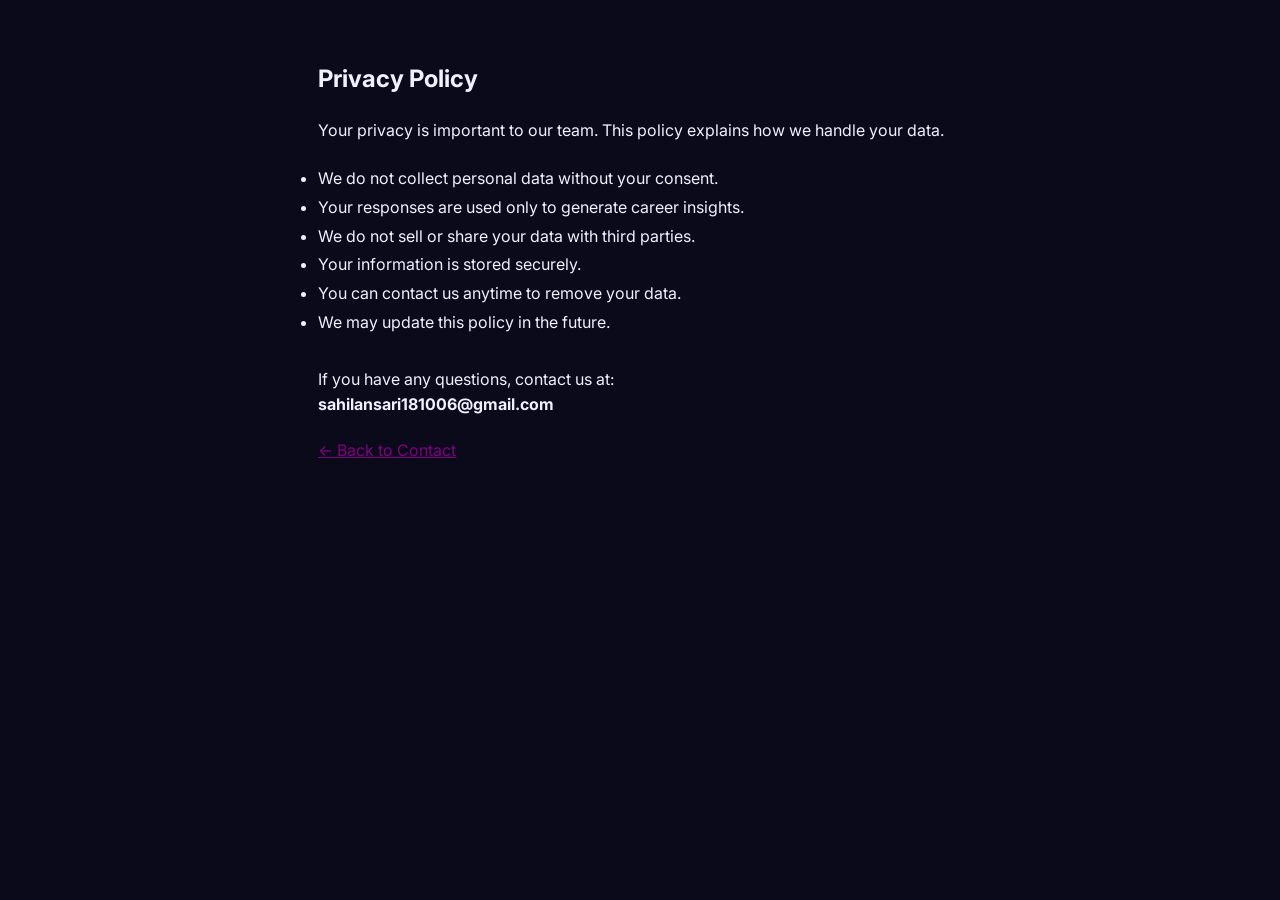
<file: frontend/privacy.html>
<!DOCTYPE html>
<html lang="en">
<head>
  <meta charset="UTF-8">
  <meta name="viewport" content="width=device-width, initial-scale=1.0">
  <title>Privacy Policy — Ikigai for Teens</title>
  <link rel="stylesheet" href="styles.css">
</head>
<body>

  <section style="padding: 60px 10%; max-width: 900px; margin: auto;">
    <h1 style="margin-bottom: 20px;">Privacy Policy</h1>

    <p style="margin-bottom: 20px;">
      Your privacy is important to our team. This policy explains how we handle your data.
    </p>

    <ul style="line-height: 1.8;">
      <li>We do not collect personal data without your consent.</li>
      <li>Your responses are used only to generate career insights.</li>
      <li>We do not sell or share your data with third parties.</li>
      <li>Your information is stored securely.</li>
      <li>You can contact us anytime to remove your data.</li>
      <li>We may update this policy in the future.</li>
    </ul>

    <p style="margin-top: 30px;">
      If you have any questions, contact us at:
      <br><strong>sahilansari181006@gmail.com</strong>
    </p>

    <a href="contact.html" style="display:inline-block; margin-top:20px; color: purple;">
      ← Back to Contact
    </a>
  </section>

</body>
</html>
</file>
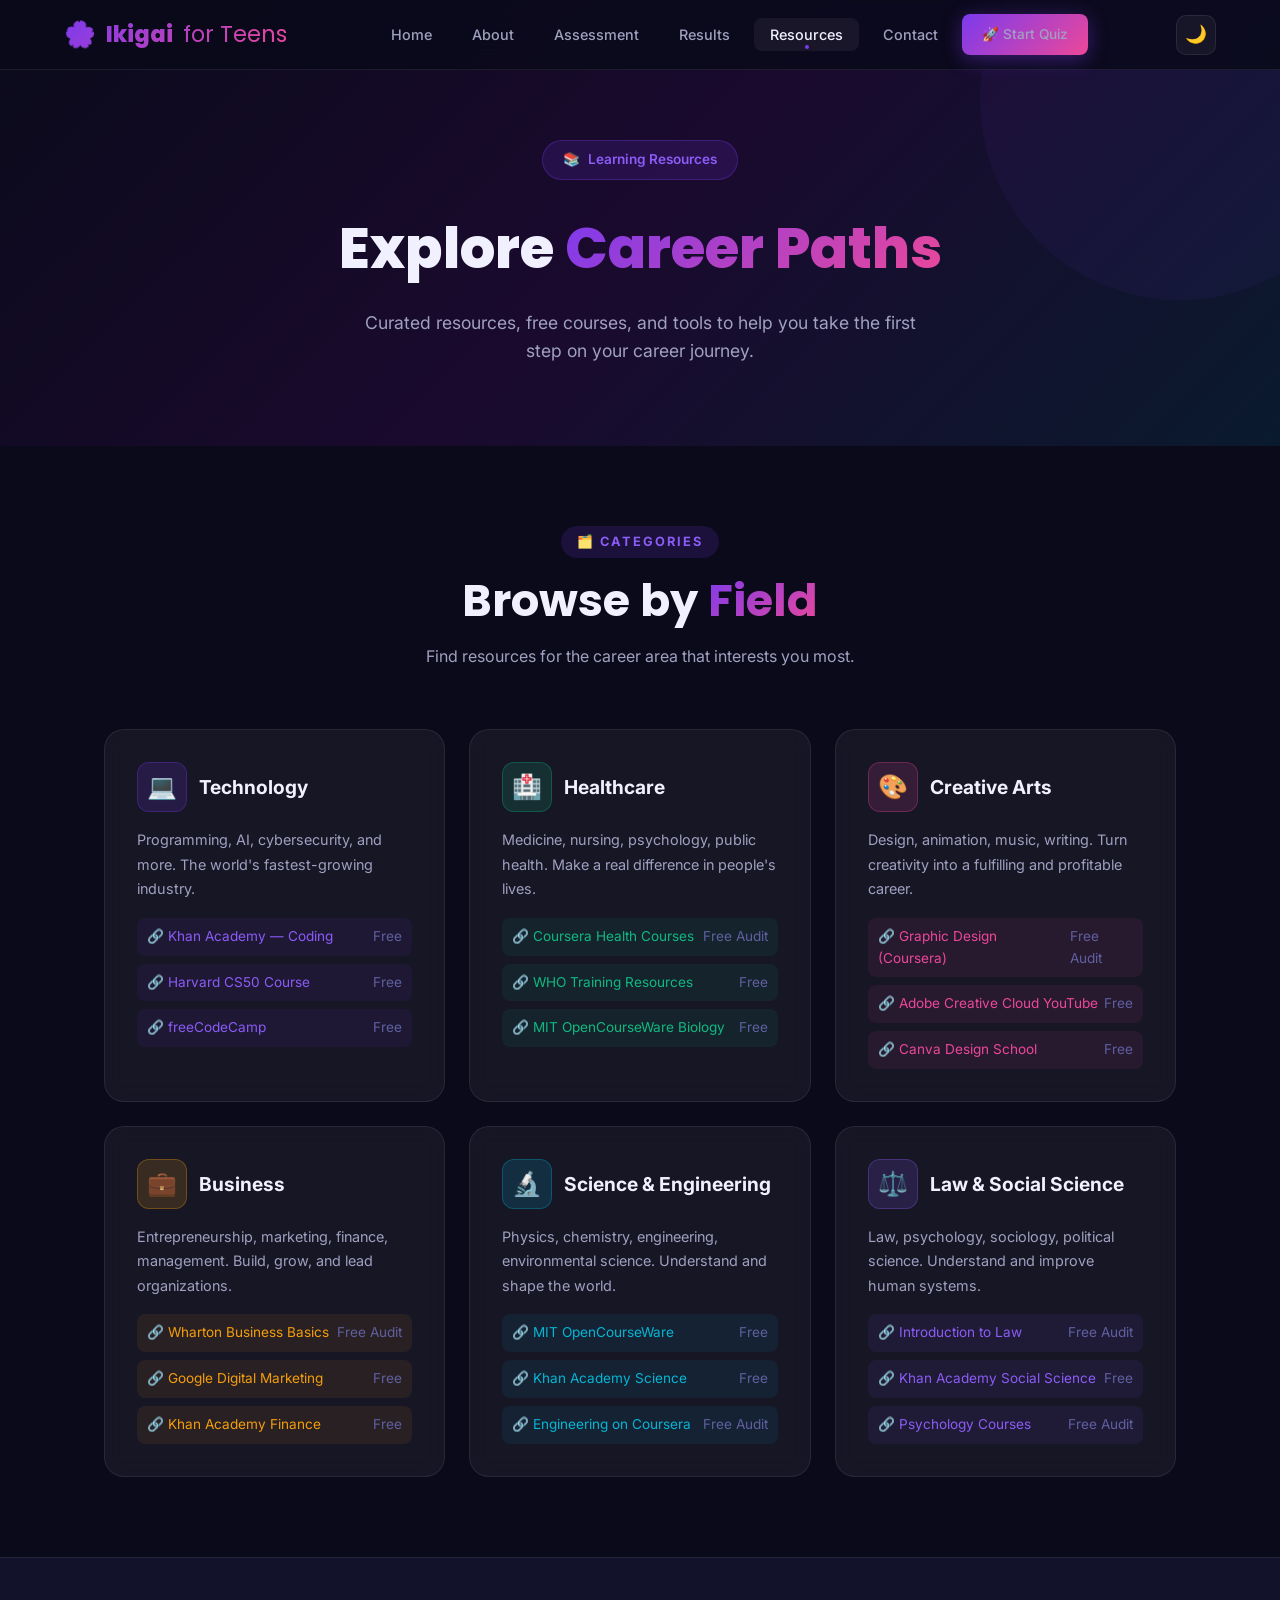
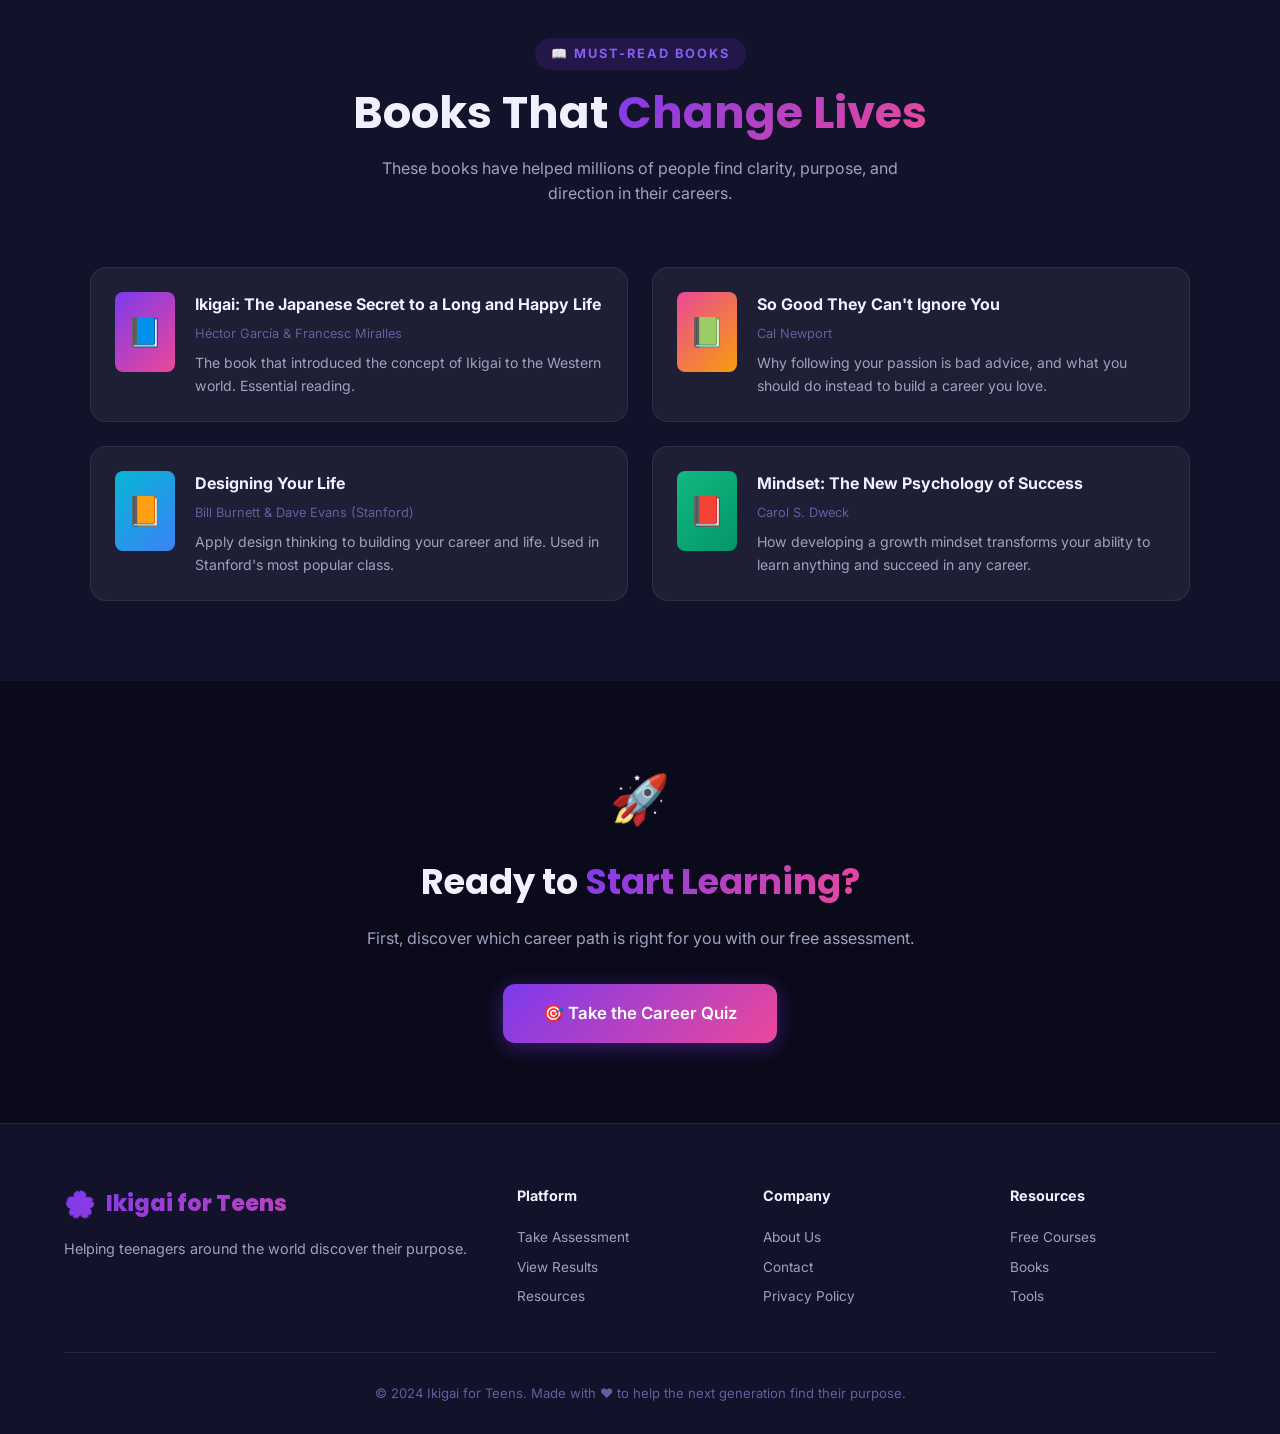
<file: frontend/resources.html>
<!DOCTYPE html>
<html lang="en">
<head>
  <meta charset="UTF-8">
  <meta name="viewport" content="width=device-width, initial-scale=1.0">
  <title>Career Resources — Ikigai for Teens</title>
  <meta name="description" content="Curated resources, courses, and tools to help you start your career journey.">
  <link rel="stylesheet" href="styles.css">
</head>
<body>

  <!-- NAVBAR -->
  <nav class="navbar" id="navbar">
    <a href="index.html" class="nav-logo">
      <span class="nav-logo-icon">🌸</span>
      Ikigai<span style="color: var(--text-secondary); font-weight: 400;"> for Teens</span>
    </a>
    <ul class="nav-links" id="navLinks">
      <li><a href="index.html" id="nav-home">Home</a></li>
      <li><a href="about.html" id="nav-about">About</a></li>
      <li><a href="assessment.html" id="nav-assess">Assessment</a></li>
      <li><a href="results.html" id="nav-results">Results</a></li>
      <li><a href="resources.html" class="active" id="nav-resources">Resources</a></li>
      <li><a href="contact.html" id="nav-contact">Contact</a></li>
      <li><a href="assessment.html" class="btn btn-primary" style="padding: 10px 20px; font-size: 0.85rem;">🚀 Start Quiz</a></li>
    </ul>
    <div style="display: flex; align-items: center; gap: 12px;">
      <button class="dark-mode-btn" id="darkModeBtn" title="Toggle theme" aria-label="Toggle theme">🌙</button>
      <div class="hamburger" id="hamburger"><span></span><span></span><span></span></div>
    </div>
  </nav>

  <!-- PAGE HERO -->
  <section class="page-hero">
    <div class="hero-badge" style="justify-content: center;"><span>📚</span> Learning Resources</div>
    <h1>Explore <span class="gradient-text">Career Paths</span></h1>
    <p>Curated resources, free courses, and tools to help you take the first step on your career journey.</p>
  </section>

  <!-- RESOURCE CATEGORIES -->
  <section class="section">
    <div class="section-header">
      <div class="section-tag">🗂️ Categories</div>
      <h2>Browse by <span class="gradient-text">Field</span></h2>
      <p>Find resources for the career area that interests you most.</p>
    </div>

    <div class="grid-3">
      <!-- Technology -->
      <div class="card reveal">
        <div style="display: flex; align-items: center; gap: 12px; margin-bottom: 16px;">
          <div style="width: 50px; height: 50px; border-radius: 12px; background: rgba(124,58,237,0.15); display: flex; align-items: center; justify-content: center; font-size: 1.5rem; border: 1px solid rgba(124,58,237,0.3);">💻</div>
          <h3 style="margin: 0;">Technology</h3>
        </div>
        <p style="margin-bottom: 16px;">Programming, AI, cybersecurity, and more. The world's fastest-growing industry.</p>
        <div style="display: flex; flex-direction: column; gap: 8px;">
          <a href="https://www.khanacademy.org/computing" target="_blank" rel="noopener" style="color: var(--accent-violet); font-size: 0.85rem; text-decoration: none; display: flex; align-items: center; gap: 6px; padding: 8px 10px; border-radius: 8px; background: rgba(124,58,237,0.08); transition: background 0.2s;">🔗 Khan Academy — Coding <span style="margin-left: auto; color: var(--text-muted);">Free</span></a>
          <a href="https://cs50.harvard.edu/x/2024/" target="_blank" rel="noopener" style="color: var(--accent-violet); font-size: 0.85rem; text-decoration: none; display: flex; align-items: center; gap: 6px; padding: 8px 10px; border-radius: 8px; background: rgba(124,58,237,0.08); transition: background 0.2s;">🔗 Harvard CS50 Course <span style="margin-left: auto; color: var(--text-muted);">Free</span></a>
          <a href="https://www.freecodecamp.org/" target="_blank" rel="noopener" style="color: var(--accent-violet); font-size: 0.85rem; text-decoration: none; display: flex; align-items: center; gap: 6px; padding: 8px 10px; border-radius: 8px; background: rgba(124,58,237,0.08); transition: background 0.2s;">🔗 freeCodeCamp <span style="margin-left: auto; color: var(--text-muted);">Free</span></a>
        </div>
      </div>

      <!-- Healthcare -->
      <div class="card reveal stagger-1">
        <div style="display: flex; align-items: center; gap: 12px; margin-bottom: 16px;">
          <div style="width: 50px; height: 50px; border-radius: 12px; background: rgba(16,185,129,0.15); display: flex; align-items: center; justify-content: center; font-size: 1.5rem; border: 1px solid rgba(16,185,129,0.3);">🏥</div>
          <h3 style="margin: 0;">Healthcare</h3>
        </div>
        <p style="margin-bottom: 16px;">Medicine, nursing, psychology, public health. Make a real difference in people's lives.</p>
        <div style="display: flex; flex-direction: column; gap: 8px;">
          <a href="https://www.coursera.org/browse/health" target="_blank" rel="noopener" style="color: var(--accent-green); font-size: 0.85rem; text-decoration: none; display: flex; align-items: center; gap: 6px; padding: 8px 10px; border-radius: 8px; background: rgba(16,185,129,0.08);">🔗 Coursera Health Courses <span style="margin-left: auto; color: var(--text-muted);">Free Audit</span></a>
          <a href="https://www.who.int/training" target="_blank" rel="noopener" style="color: var(--accent-green); font-size: 0.85rem; text-decoration: none; display: flex; align-items: center; gap: 6px; padding: 8px 10px; border-radius: 8px; background: rgba(16,185,129,0.08);">🔗 WHO Training Resources <span style="margin-left: auto; color: var(--text-muted);">Free</span></a>
          <a href="https://ocw.mit.edu/courses/biology/" target="_blank" rel="noopener" style="color: var(--accent-green); font-size: 0.85rem; text-decoration: none; display: flex; align-items: center; gap: 6px; padding: 8px 10px; border-radius: 8px; background: rgba(16,185,129,0.08);">🔗 MIT OpenCourseWare Biology <span style="margin-left: auto; color: var(--text-muted);">Free</span></a>
        </div>
      </div>

      <!-- Creative Arts -->
      <div class="card reveal stagger-2">
        <div style="display: flex; align-items: center; gap: 12px; margin-bottom: 16px;">
          <div style="width: 50px; height: 50px; border-radius: 12px; background: rgba(236,72,153,0.15); display: flex; align-items: center; justify-content: center; font-size: 1.5rem; border: 1px solid rgba(236,72,153,0.3);">🎨</div>
          <h3 style="margin: 0;">Creative Arts</h3>
        </div>
        <p style="margin-bottom: 16px;">Design, animation, music, writing. Turn creativity into a fulfilling and profitable career.</p>
        <div style="display: flex; flex-direction: column; gap: 8px;">
          <a href="https://www.coursera.org/specializations/graphic-design" target="_blank" rel="noopener" style="color: var(--accent-pink); font-size: 0.85rem; text-decoration: none; display: flex; align-items: center; gap: 6px; padding: 8px 10px; border-radius: 8px; background: rgba(236,72,153,0.08);">🔗 Graphic Design (Coursera) <span style="margin-left: auto; color: var(--text-muted);">Free Audit</span></a>
          <a href="https://www.youtube.com/c/AdobeCreativeCloud" target="_blank" rel="noopener" style="color: var(--accent-pink); font-size: 0.85rem; text-decoration: none; display: flex; align-items: center; gap: 6px; padding: 8px 10px; border-radius: 8px; background: rgba(236,72,153,0.08);">🔗 Adobe Creative Cloud YouTube <span style="margin-left: auto; color: var(--text-muted);">Free</span></a>
          <a href="https://www.canva.com/designschool/" target="_blank" rel="noopener" style="color: var(--accent-pink); font-size: 0.85rem; text-decoration: none; display: flex; align-items: center; gap: 6px; padding: 8px 10px; border-radius: 8px; background: rgba(236,72,153,0.08);">🔗 Canva Design School <span style="margin-left: auto; color: var(--text-muted);">Free</span></a>
        </div>
      </div>

      <!-- Business -->
      <div class="card reveal stagger-1">
        <div style="display: flex; align-items: center; gap: 12px; margin-bottom: 16px;">
          <div style="width: 50px; height: 50px; border-radius: 12px; background: rgba(245,158,11,0.15); display: flex; align-items: center; justify-content: center; font-size: 1.5rem; border: 1px solid rgba(245,158,11,0.3);">💼</div>
          <h3 style="margin: 0;">Business</h3>
        </div>
        <p style="margin-bottom: 16px;">Entrepreneurship, marketing, finance, management. Build, grow, and lead organizations.</p>
        <div style="display: flex; flex-direction: column; gap: 8px;">
          <a href="https://www.coursera.org/specializations/wharton-business-foundations" target="_blank" rel="noopener" style="color: var(--accent-orange); font-size: 0.85rem; text-decoration: none; display: flex; align-items: center; gap: 6px; padding: 8px 10px; border-radius: 8px; background: rgba(245,158,11,0.08);">🔗 Wharton Business Basics <span style="margin-left: auto; color: var(--text-muted);">Free Audit</span></a>
          <a href="https://learndigital.withgoogle.com/" target="_blank" rel="noopener" style="color: var(--accent-orange); font-size: 0.85rem; text-decoration: none; display: flex; align-items: center; gap: 6px; padding: 8px 10px; border-radius: 8px; background: rgba(245,158,11,0.08);">🔗 Google Digital Marketing <span style="margin-left: auto; color: var(--text-muted);">Free</span></a>
          <a href="https://www.khanacademy.org/economics-finance-domain" target="_blank" rel="noopener" style="color: var(--accent-orange); font-size: 0.85rem; text-decoration: none; display: flex; align-items: center; gap: 6px; padding: 8px 10px; border-radius: 8px; background: rgba(245,158,11,0.08);">🔗 Khan Academy Finance <span style="margin-left: auto; color: var(--text-muted);">Free</span></a>
        </div>
      </div>

      <!-- Science & Engineering -->
      <div class="card reveal stagger-2">
        <div style="display: flex; align-items: center; gap: 12px; margin-bottom: 16px;">
          <div style="width: 50px; height: 50px; border-radius: 12px; background: rgba(6,182,212,0.15); display: flex; align-items: center; justify-content: center; font-size: 1.5rem; border: 1px solid rgba(6,182,212,0.3);">🔬</div>
          <h3 style="margin: 0;">Science & Engineering</h3>
        </div>
        <p style="margin-bottom: 16px;">Physics, chemistry, engineering, environmental science. Understand and shape the world.</p>
        <div style="display: flex; flex-direction: column; gap: 8px;">
          <a href="https://ocw.mit.edu/" target="_blank" rel="noopener" style="color: var(--accent-cyan); font-size: 0.85rem; text-decoration: none; display: flex; align-items: center; gap: 6px; padding: 8px 10px; border-radius: 8px; background: rgba(6,182,212,0.08);">🔗 MIT OpenCourseWare <span style="margin-left: auto; color: var(--text-muted);">Free</span></a>
          <a href="https://www.khanacademy.org/science" target="_blank" rel="noopener" style="color: var(--accent-cyan); font-size: 0.85rem; text-decoration: none; display: flex; align-items: center; gap: 6px; padding: 8px 10px; border-radius: 8px; background: rgba(6,182,212,0.08);">🔗 Khan Academy Science <span style="margin-left: auto; color: var(--text-muted);">Free</span></a>
          <a href="https://www.coursera.org/browse/physical-science-and-engineering" target="_blank" rel="noopener" style="color: var(--accent-cyan); font-size: 0.85rem; text-decoration: none; display: flex; align-items: center; gap: 6px; padding: 8px 10px; border-radius: 8px; background: rgba(6,182,212,0.08);">🔗 Engineering on Coursera <span style="margin-left: auto; color: var(--text-muted);">Free Audit</span></a>
        </div>
      </div>

      <!-- Law & Social Sciences -->
      <div class="card reveal stagger-3">
        <div style="display: flex; align-items: center; gap: 12px; margin-bottom: 16px;">
          <div style="width: 50px; height: 50px; border-radius: 12px; background: rgba(139,92,246,0.15); display: flex; align-items: center; justify-content: center; font-size: 1.5rem; border: 1px solid rgba(139,92,246,0.3);">⚖️</div>
          <h3 style="margin: 0;">Law & Social Science</h3>
        </div>
        <p style="margin-bottom: 16px;">Law, psychology, sociology, political science. Understand and improve human systems.</p>
        <div style="display: flex; flex-direction: column; gap: 8px;">
          <a href="https://www.coursera.org/specializations/introduction-law" target="_blank" rel="noopener" style="color: var(--accent-violet); font-size: 0.85rem; text-decoration: none; display: flex; align-items: center; gap: 6px; padding: 8px 10px; border-radius: 8px; background: rgba(139,92,246,0.08);">🔗 Introduction to Law <span style="margin-left: auto; color: var(--text-muted);">Free Audit</span></a>
          <a href="https://www.khanacademy.org/social-sciences" target="_blank" rel="noopener" style="color: var(--accent-violet); font-size: 0.85rem; text-decoration: none; display: flex; align-items: center; gap: 6px; padding: 8px 10px; border-radius: 8px; background: rgba(139,92,246,0.08);">🔗 Khan Academy Social Science <span style="margin-left: auto; color: var(--text-muted);">Free</span></a>
          <a href="https://www.coursera.org/browse/social-sciences/psychology" target="_blank" rel="noopener" style="color: var(--accent-violet); font-size: 0.85rem; text-decoration: none; display: flex; align-items: center; gap: 6px; padding: 8px 10px; border-radius: 8px; background: rgba(139,92,246,0.08);">🔗 Psychology Courses <span style="margin-left: auto; color: var(--text-muted);">Free Audit</span></a>
        </div>
      </div>
    </div>
  </section>

  <!-- BOOKS SECTION -->
  <section style="padding: 80px 5%; background: var(--bg-secondary); border-top: 1px solid var(--border-color);">
    <div style="max-width: 1100px; margin: 0 auto;">
      <div class="section-header">
        <div class="section-tag">📖 Must-Read Books</div>
        <h2>Books That <span class="gradient-text">Change Lives</span></h2>
        <p>These books have helped millions of people find clarity, purpose, and direction in their careers.</p>
      </div>

      <div class="grid-2">
        <div style="display: flex; align-items: flex-start; gap: 20px; background: var(--bg-card); border: 1px solid var(--border-color); border-radius: 16px; padding: 24px;" class="reveal">
          <div style="width: 60px; height: 80px; border-radius: 8px; background: var(--gradient-purple); display: flex; align-items: center; justify-content: center; font-size: 1.8rem; flex-shrink: 0;">📘</div>
          <div>
            <h4 style="margin-bottom: 6px;">Ikigai: The Japanese Secret to a Long and Happy Life</h4>
            <div style="color: var(--text-muted); font-size: 0.8rem; margin-bottom: 8px;">Héctor García & Francesc Miralles</div>
            <p style="color: var(--text-secondary); font-size: 0.88rem;">The book that introduced the concept of Ikigai to the Western world. Essential reading.</p>
          </div>
        </div>

        <div style="display: flex; align-items: flex-start; gap: 20px; background: var(--bg-card); border: 1px solid var(--border-color); border-radius: 16px; padding: 24px;" class="reveal stagger-1">
          <div style="width: 60px; height: 80px; border-radius: 8px; background: linear-gradient(135deg, #ec4899, #f59e0b); display: flex; align-items: center; justify-content: center; font-size: 1.8rem; flex-shrink: 0;">📗</div>
          <div>
            <h4 style="margin-bottom: 6px;">So Good They Can't Ignore You</h4>
            <div style="color: var(--text-muted); font-size: 0.8rem; margin-bottom: 8px;">Cal Newport</div>
            <p style="color: var(--text-secondary); font-size: 0.88rem;">Why following your passion is bad advice, and what you should do instead to build a career you love.</p>
          </div>
        </div>

        <div style="display: flex; align-items: flex-start; gap: 20px; background: var(--bg-card); border: 1px solid var(--border-color); border-radius: 16px; padding: 24px;" class="reveal stagger-2">
          <div style="width: 60px; height: 80px; border-radius: 8px; background: linear-gradient(135deg, #06b6d4, #3b82f6); display: flex; align-items: center; justify-content: center; font-size: 1.8rem; flex-shrink: 0;">📙</div>
          <div>
            <h4 style="margin-bottom: 6px;">Designing Your Life</h4>
            <div style="color: var(--text-muted); font-size: 0.8rem; margin-bottom: 8px;">Bill Burnett & Dave Evans (Stanford)</div>
            <p style="color: var(--text-secondary); font-size: 0.88rem;">Apply design thinking to building your career and life. Used in Stanford's most popular class.</p>
          </div>
        </div>

        <div style="display: flex; align-items: flex-start; gap: 20px; background: var(--bg-card); border: 1px solid var(--border-color); border-radius: 16px; padding: 24px;" class="reveal stagger-3">
          <div style="width: 60px; height: 80px; border-radius: 8px; background: linear-gradient(135deg, #10b981, #059669); display: flex; align-items: center; justify-content: center; font-size: 1.8rem; flex-shrink: 0;">📕</div>
          <div>
            <h4 style="margin-bottom: 6px;">Mindset: The New Psychology of Success</h4>
            <div style="color: var(--text-muted); font-size: 0.8rem; margin-bottom: 8px;">Carol S. Dweck</div>
            <p style="color: var(--text-secondary); font-size: 0.88rem;">How developing a growth mindset transforms your ability to learn anything and succeed in any career.</p>
          </div>
        </div>
      </div>
    </div>
  </section>

  <!-- CTA -->
  <section style="padding: 80px 5%; text-align: center;">
    <div style="max-width: 600px; margin: 0 auto;" class="reveal">
      <div style="font-size: 3rem; margin-bottom: 16px;">🚀</div>
      <h2 style="font-family: 'Poppins', sans-serif; font-size: 2.2rem; font-weight: 700; margin-bottom: 16px;">Ready to <span class="gradient-text">Start Learning?</span></h2>
      <p style="color: var(--text-secondary); margin-bottom: 32px;">First, discover which career path is right for you with our free assessment.</p>
      <a href="assessment.html" class="btn btn-primary" style="font-size: 1.05rem; padding: 16px 40px;">🎯 Take the Career Quiz</a>
    </div>
  </section>

  <!-- FOOTER -->
  <footer>
    <div class="footer-grid">
      <div class="footer-brand">
        <div class="nav-logo" style="margin-bottom: 12px;"><span class="nav-logo-icon">🌸</span>Ikigai for Teens</div>
        <p>Helping teenagers around the world discover their purpose.</p>
      </div>
      <div class="footer-col">
        <h4>Platform</h4>
        <a href="assessment.html">Take Assessment</a>
        <a href="results.html">View Results</a>
        <a href="resources.html">Resources</a>
      </div>
      <div class="footer-col">
        <h4>Company</h4>
        <a href="about.html">About Us</a>
        <a href="contact.html">Contact</a>
        <a href="privacy.html">Privacy Policy</a>
      </div>
      <div class="footer-col">
        <h4>Resources</h4>
        <a href="resources.html">Free Courses</a>
        <a href="resources.html">Books</a>
        <a href="resources.html">Tools</a>
      </div>
    </div>
    <div class="footer-bottom">
      <p>© 2024 Ikigai for Teens. Made with ❤️ to help the next generation find their purpose.</p>
    </div>
  </footer>

  <div class="toast-container" id="toastContainer"></div>
  <script src="script.js"></script>
</body>
</html>
</file>
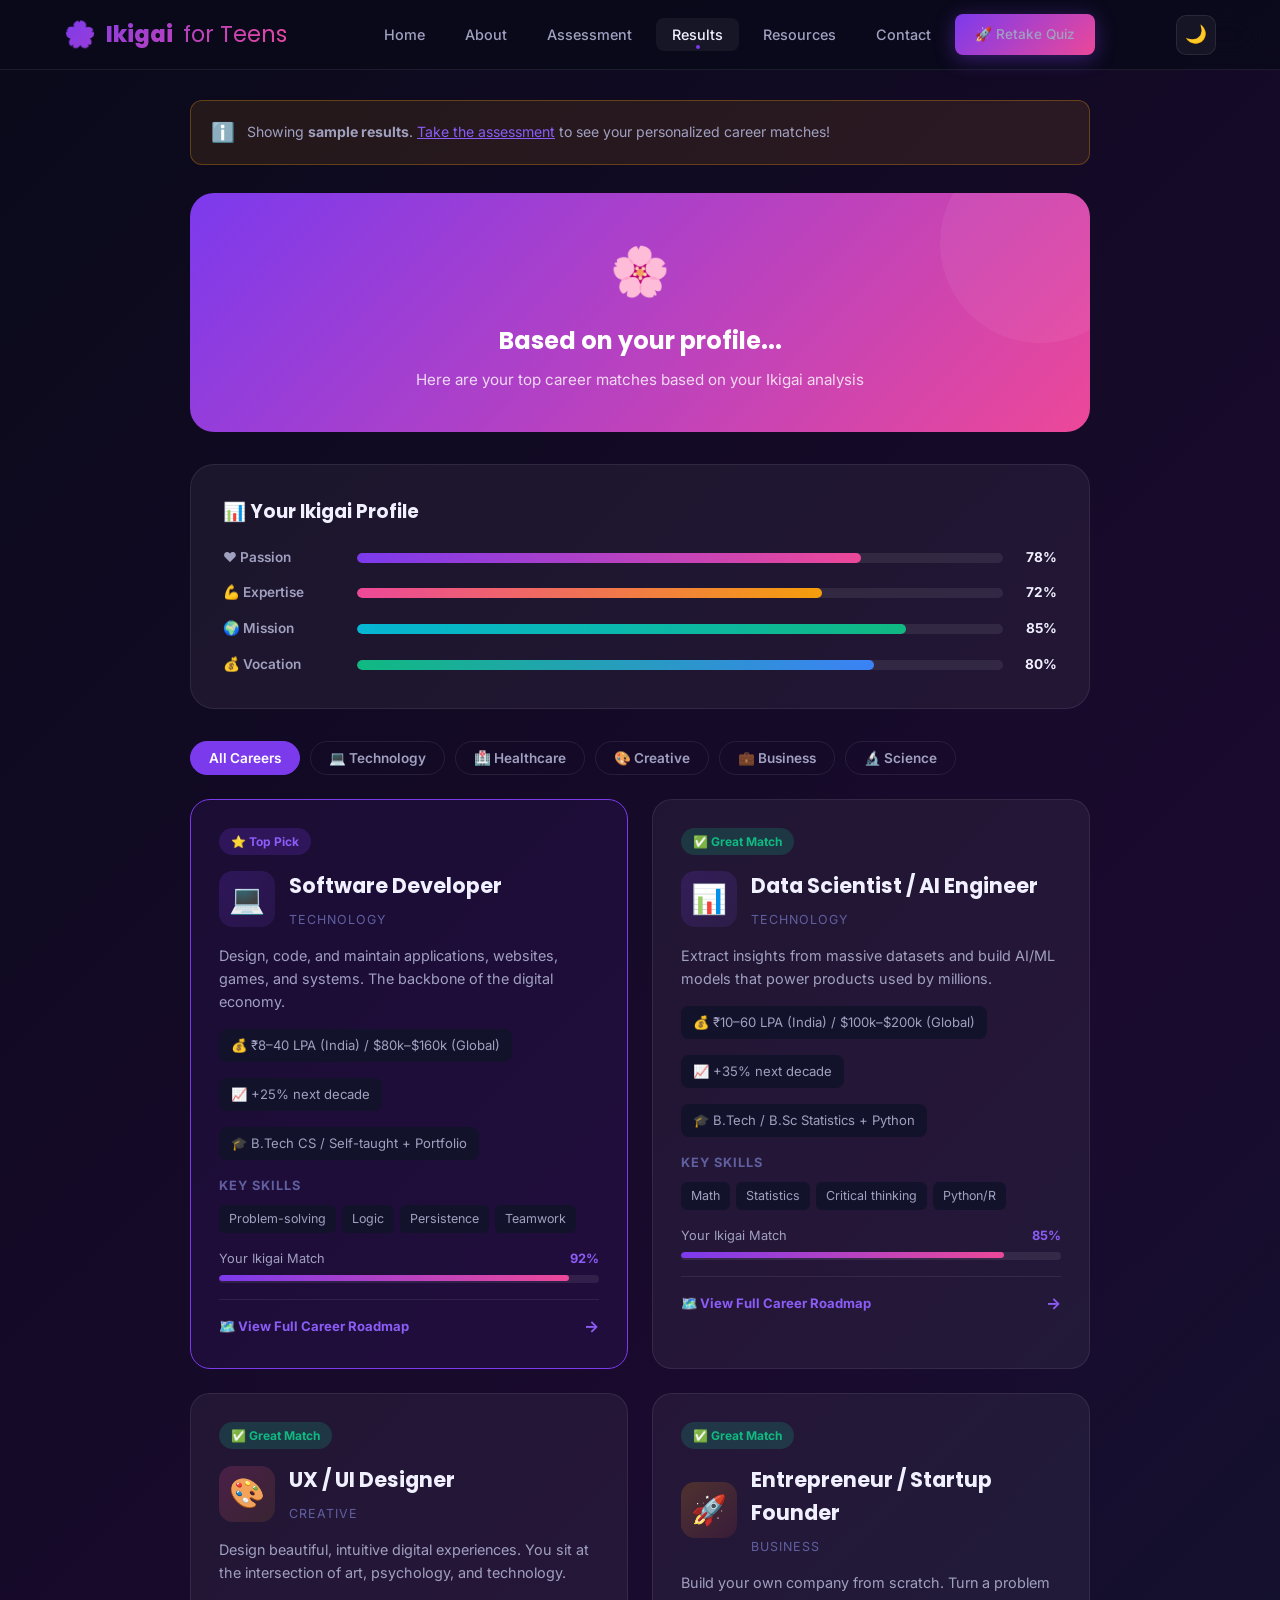
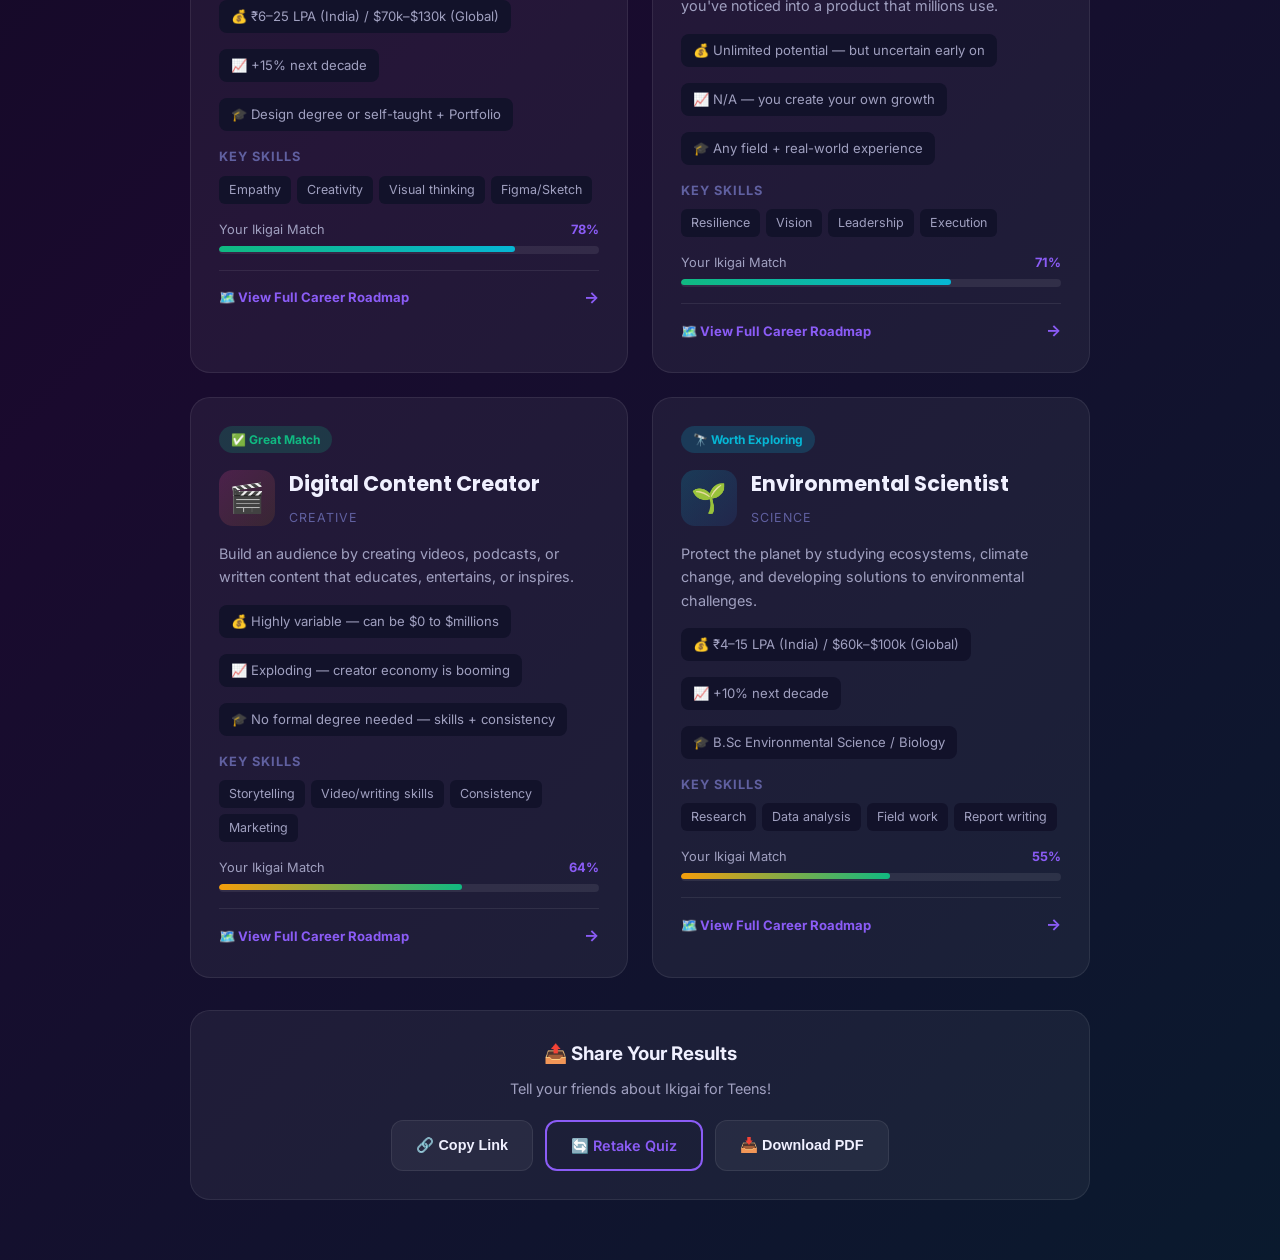
<file: frontend/results.html>
<!DOCTYPE html>
<html lang="en">
<head>
  <meta charset="UTF-8">
  <meta name="viewport" content="width=device-width, initial-scale=1.0">
  <title>Your Career Results — Ikigai for Teens</title>
  <meta name="description" content="View your personalized career matches based on your Ikigai profile.">
  <link rel="stylesheet" href="styles.css">
  <style>
    /* ── Roadmap Modal ── */
    .roadmap-modal-overlay {
      position: fixed;
      inset: 0;
      background: rgba(0, 0, 0, 0.7);
      backdrop-filter: blur(6px);
      -webkit-backdrop-filter: blur(6px);
      z-index: 1000;
      display: flex;
      align-items: flex-end;
      justify-content: center;
      opacity: 0;
      visibility: hidden;
      transition: opacity 0.35s ease, visibility 0.35s ease;
    }
    .roadmap-modal-overlay.open {
      opacity: 1;
      visibility: visible;
    }
    .roadmap-modal {
      background: var(--bg-primary);
      border-radius: 28px 28px 0 0;
      width: 100%;
      max-width: 720px;
      max-height: 90vh;
      overflow-y: auto;
      padding: 32px 36px 48px;
      transform: translateY(100%);
      transition: transform 0.4s cubic-bezier(0.4, 0, 0.2, 1);
      position: relative;
      scrollbar-width: thin;
      scrollbar-color: var(--border-color) transparent;
    }
    .roadmap-modal-overlay.open .roadmap-modal {
      transform: translateY(0);
    }
    .modal-drag-handle {
      width: 40px;
      height: 4px;
      background: var(--border-color);
      border-radius: 2px;
      margin: 0 auto 24px;
    }
    .modal-close-btn {
      position: absolute;
      top: 20px;
      right: 24px;
      width: 36px;
      height: 36px;
      border-radius: 50%;
      background: var(--bg-secondary);
      border: 1px solid var(--border-color);
      color: var(--text-primary);
      font-size: 1.1rem;
      cursor: pointer;
      display: flex;
      align-items: center;
      justify-content: center;
      transition: all 0.2s ease;
      line-height: 1;
    }
    .modal-close-btn:hover {
      background: var(--accent-purple);
      border-color: var(--accent-purple);
      color: white;
      transform: scale(1.1);
    }
    .modal-career-header {
      display: flex;
      align-items: center;
      gap: 18px;
      margin-bottom: 24px;
    }
    .modal-career-icon {
      width: 72px;
      height: 72px;
      border-radius: 20px;
      display: flex;
      align-items: center;
      justify-content: center;
      font-size: 2.2rem;
      flex-shrink: 0;
    }
    .modal-career-title {
      font-family: 'Poppins', sans-serif;
      font-size: 1.5rem;
      font-weight: 800;
      line-height: 1.2;
      margin-bottom: 4px;
    }
    .modal-career-category {
      font-size: 0.78rem;
      font-weight: 700;
      text-transform: uppercase;
      letter-spacing: 1.5px;
      color: var(--text-muted);
    }
    .modal-section-title {
      font-size: 0.78rem;
      font-weight: 800;
      text-transform: uppercase;
      letter-spacing: 1.5px;
      color: var(--text-muted);
      margin-bottom: 16px;
      margin-top: 28px;
    }
    /* Timeline */
    .roadmap-timeline {
      position: relative;
      padding-left: 28px;
    }
    .roadmap-timeline::before {
      content: '';
      position: absolute;
      left: 10px;
      top: 6px;
      bottom: 6px;
      width: 2px;
      background: linear-gradient(180deg, var(--accent-purple), var(--accent-cyan));
      border-radius: 2px;
    }
    .timeline-phase {
      position: relative;
      margin-bottom: 24px;
    }
    .timeline-phase:last-child { margin-bottom: 0; }
    .timeline-dot {
      position: absolute;
      left: -24px;
      top: 4px;
      width: 16px;
      height: 16px;
      border-radius: 50%;
      border: 3px solid var(--bg-primary);
      box-shadow: 0 0 0 2px var(--accent-purple);
      display: flex;
      align-items: center;
      justify-content: center;
    }
    .timeline-phase-label {
      font-size: 0.72rem;
      font-weight: 800;
      text-transform: uppercase;
      letter-spacing: 1px;
      color: var(--accent-violet);
      margin-bottom: 8px;
    }
    .timeline-step {
      background: var(--bg-card);
      border: 1px solid var(--border-color);
      border-radius: 12px;
      padding: 14px 16px;
      margin-bottom: 8px;
      display: flex;
      align-items: flex-start;
      gap: 12px;
      transition: border-color 0.2s ease;
    }
    .timeline-step:hover { border-color: var(--accent-purple); }
    .timeline-step:last-child { margin-bottom: 0; }
    .step-num {
      width: 26px;
      height: 26px;
      border-radius: 8px;
      background: var(--gradient-purple);
      display: flex;
      align-items: center;
      justify-content: center;
      font-size: 0.72rem;
      font-weight: 800;
      color: white;
      flex-shrink: 0;
    }
    .step-content { flex: 1; }
    .step-title {
      font-size: 0.9rem;
      font-weight: 700;
      color: var(--text-primary);
      margin-bottom: 3px;
    }
    .step-desc {
      font-size: 0.82rem;
      color: var(--text-secondary);
      line-height: 1.5;
    }
    /* Skill pills */
    .skill-pills {
      display: flex;
      flex-wrap: wrap;
      gap: 8px;
    }
    .skill-pill {
      padding: 6px 14px;
      border-radius: 20px;
      font-size: 0.8rem;
      font-weight: 600;
      background: var(--bg-secondary);
      border: 1px solid var(--border-color);
      color: var(--text-secondary);
    }
    /* Resources */
    .resource-list {
      display: flex;
      flex-direction: column;
      gap: 8px;
    }
    .resource-item {
      display: flex;
      align-items: center;
      gap: 12px;
      background: var(--bg-card);
      border: 1px solid var(--border-color);
      border-radius: 12px;
      padding: 12px 16px;
      font-size: 0.85rem;
    }
    .resource-icon {
      font-size: 1.2rem;
      flex-shrink: 0;
    }
    /* Card click affordance */
    .career-card {
      cursor: pointer;
      transition: transform 0.2s ease, box-shadow 0.2s ease !important;
    }
    .career-card:hover {
      transform: translateY(-4px);
      box-shadow: 0 20px 40px rgba(124, 58, 237, 0.15) !important;
    }
    .view-roadmap-hint {
      display: flex;
      align-items: center;
      gap: 6px;
      font-size: 0.82rem;
      font-weight: 700;
      color: var(--accent-violet);
      margin-top: 16px;
      padding-top: 14px;
      border-top: 1px solid var(--border-color);
    }
    .view-roadmap-hint::after {
      content: '→';
      margin-left: auto;
      font-size: 1rem;
    }
    .results-wrapper {
      min-height: 100vh;
      background: var(--gradient-hero);
      padding: 100px 5% 60px;
    }

    .results-layout {
      max-width: 900px;
      margin: 0 auto;
    }

    /* Ikigai radar chart area */
    .radar-container {
      background: var(--bg-card);
      border: 1px solid var(--border-color);
      border-radius: 24px;
      padding: 32px;
      margin-bottom: 32px;
    }

    .radar-title {
      font-family: 'Poppins', sans-serif;
      font-size: 1.15rem;
      font-weight: 700;
      margin-bottom: 20px;
      display: flex;
      align-items: center;
      gap: 10px;
    }

    .ikigai-bars {
      display: flex;
      flex-direction: column;
      gap: 14px;
    }

    .ikigai-bar-row {
      display: flex;
      align-items: center;
      gap: 14px;
    }

    .ikigai-bar-label {
      width: 120px;
      font-size: 0.85rem;
      font-weight: 600;
      color: var(--text-secondary);
      flex-shrink: 0;
      display: flex;
      align-items: center;
      gap: 8px;
    }

    .ikigai-bar-track {
      flex: 1;
      height: 10px;
      background: var(--border-color);
      border-radius: 5px;
      overflow: hidden;
    }

    .ikigai-bar-fill {
      height: 100%;
      border-radius: 5px;
      transition: width 1.2s cubic-bezier(0.4, 0, 0.2, 1) 0.3s;
    }

    .ikigai-bar-pct {
      width: 40px;
      text-align: right;
      font-size: 0.85rem;
      font-weight: 700;
      color: var(--text-primary);
      flex-shrink: 0;
    }

    /* Sample results message */
    .sample-notice {
      background: rgba(245, 158, 11, 0.1);
      border: 1px solid rgba(245, 158, 11, 0.3);
      border-radius: 12px;
      padding: 16px 20px;
      display: flex;
      align-items: center;
      gap: 12px;
      margin-bottom: 28px;
      font-size: 0.88rem;
      color: var(--text-secondary);
    }

    .filter-tabs {
      display: flex;
      gap: 10px;
      margin-bottom: 24px;
      flex-wrap: wrap;
    }

    .filter-tab {
      padding: 8px 18px;
      border-radius: 50px;
      border: 1px solid var(--border-color);
      background: transparent;
      color: var(--text-secondary);
      font-family: 'Inter', sans-serif;
      font-size: 0.85rem;
      font-weight: 600;
      cursor: pointer;
      transition: all 0.2s ease;
    }

    .filter-tab.active,
    .filter-tab:hover {
      background: var(--accent-purple);
      border-color: var(--accent-purple);
      color: white;
    }

    .share-section {
      background: var(--bg-card);
      border: 1px solid var(--border-color);
      border-radius: 20px;
      padding: 28px;
      text-align: center;
      margin-top: 32px;
    }
  </style>
</head>
<body>

  <!-- NAVBAR -->
  <nav class="navbar" id="navbar">
    <a href="index.html" class="nav-logo">
      <span class="nav-logo-icon">🌸</span>
      Ikigai<span style="color: var(--text-secondary); font-weight: 400;"> for Teens</span>
    </a>
    <ul class="nav-links" id="navLinks">
      <li><a href="index.html" id="nav-home">Home</a></li>
      <li><a href="about.html" id="nav-about">About</a></li>
      <li><a href="assessment.html" id="nav-assess">Assessment</a></li>
      <li><a href="results.html" class="active" id="nav-results">Results</a></li>
      <li><a href="resources.html" id="nav-resources">Resources</a></li>
      <li><a href="contact.html" id="nav-contact">Contact</a></li>
      <li><a href="assessment.html" class="btn btn-primary" style="padding: 10px 20px; font-size: 0.85rem;">🚀 Retake Quiz</a></li>
    </ul>
    <div style="display: flex; align-items: center; gap: 12px;">
      <button class="dark-mode-btn" id="darkModeBtn" title="Toggle theme" aria-label="Toggle theme">🌙</button>
      <div class="hamburger" id="hamburger"><span></span><span></span><span></span></div>
    </div>
  </nav>

  <!-- RESULTS WRAPPER -->
  <div class="results-wrapper">
    <div class="results-layout">

      <!-- Sample notice (shows when no real data) -->
      <div class="sample-notice" id="sampleNotice">
        <span style="font-size: 1.2rem;">ℹ️</span>
        <span>Showing <strong>sample results</strong>. <a href="assessment.html" style="color: var(--accent-violet);">Take the assessment</a> to see your personalized career matches!</span>
      </div>

      <!-- Result heading (replaced by JS if real data exists) -->
      <div class="result-hero" id="resultHero">
        <div style="position: relative; z-index: 1;">
          <div style="font-size: 3rem; margin-bottom: 12px;">🌸</div>
          <h2 id="resultName">Based on your profile...</h2>
          <p id="resultSubtitle">Here are your top career matches based on your Ikigai analysis</p>
        </div>
      </div>

      <!-- Ikigai Profile Bars -->
      <div class="radar-container reveal">
        <div class="radar-title">📊 Your Ikigai Profile</div>
        <div class="ikigai-bars" id="ikigaiBars">
          <!-- Filled by JS -->
        </div>
      </div>

      <!-- Filter tabs -->
      <div class="filter-tabs" id="filterTabs">
        <button class="filter-tab active" onclick="filterCareers('all', this)" id="filterAll">All Careers</button>
        <button class="filter-tab" onclick="filterCareers('technology', this)" id="filterTech">💻 Technology</button>
        <button class="filter-tab" onclick="filterCareers('healthcare', this)" id="filterHealth">🏥 Healthcare</button>
        <button class="filter-tab" onclick="filterCareers('creative', this)" id="filterCreative">🎨 Creative</button>
        <button class="filter-tab" onclick="filterCareers('business', this)" id="filterBusiness">💼 Business</button>
        <button class="filter-tab" onclick="filterCareers('science', this)" id="filterScience">🔬 Science</button>
      </div>

      <!-- Career Cards Grid -->
      <div class="grid-2" id="careerGrid">
        <!-- Career cards rendered by JS -->
      </div>

      <!-- Share section -->
      <div class="share-section reveal">
        <h3 style="margin-bottom: 8px;">📤 Share Your Results</h3>
        <p style="color: var(--text-secondary); font-size: 0.9rem; margin-bottom: 20px;">Tell your friends about Ikigai for Teens!</p>
        <div style="display: flex; gap: 12px; justify-content: center; flex-wrap: wrap;">
          <button class="btn btn-secondary" onclick="shareResults()" id="shareBtn" style="padding: 12px 24px; font-size: 0.9rem;">🔗 Copy Link</button>
          <a href="assessment.html" class="btn btn-outline" style="padding: 12px 24px; font-size: 0.9rem;">🔄 Retake Quiz</a>
          <button class="btn btn-secondary" onclick="downloadResults()" id="downloadBtn" style="padding: 12px 24px; font-size: 0.9rem;">📥 Download PDF</button>
        </div>
      </div>

    </div>
  </div>

  <!-- Loading overlay -->
  <!-- ROADMAP MODAL -->
  <div class="roadmap-modal-overlay" id="roadmapOverlay" onclick="closeRoadmapModal(event)">
    <div class="roadmap-modal" id="roadmapModal">
      <div class="modal-drag-handle"></div>
      <button class="modal-close-btn" onclick="closeModal()" aria-label="Close roadmap">✕</button>
      <!-- Content injected by JS -->
      <div id="roadmapContent"></div>
    </div>
  </div>

  <div class="loading-overlay" id="loadingOverlay">
    <div class="spinner"></div>
    <div class="loading-text" id="loadingText">Analyzing your profile...</div>
  </div>

  <div class="toast-container" id="toastContainer"></div>
  <script src="script.js"></script>
  <script src="results.js"></script>
</body>
</html>
</file>
<file: frontend/styles.css>
/* ============================================================
   IKIGAI FOR TEENS — CAREER AI
   styles.css — Main Stylesheet

   📚 LESSON: What is CSS?
   CSS (Cascading Style Sheets) controls HOW your website LOOKS.
   HTML = structure (the skeleton)
   CSS  = style      (the clothes and makeup)
   ============================================================ */

/* ── 1. GOOGLE FONTS ── Import beautiful fonts from the internet */
@import url('https://fonts.googleapis.com/css2?family=Inter:wght@300;400;500;600;700;800;900&family=Poppins:wght@400;600;700;800&display=swap');

/* ── 2. CSS CUSTOM PROPERTIES (Variables) ──
   Think of these like constants in math.
   --primary-color is a variable holding a color value.
   If you change it here, it changes EVERYWHERE on the page. */
:root {
  /* Colors — Light Mode */
  --bg-primary: #0a0a1a;
  --bg-secondary: #12122a;
  --bg-card: rgba(255, 255, 255, 0.05);
  --bg-card-hover: rgba(255, 255, 255, 0.09);
  --text-primary: #f0f0ff;
  --text-secondary: #a0a0c0;
  --text-muted: #6060a0;
  --accent-purple: #7c3aed;
  --accent-violet: #8b5cf6;
  --accent-pink: #ec4899;
  --accent-cyan: #06b6d4;
  --accent-green: #10b981;
  --accent-orange: #f59e0b;
  --border-color: rgba(255, 255, 255, 0.08);
  --border-hover: rgba(139, 92, 246, 0.5);
  --shadow-glow: 0 0 30px rgba(124, 58, 237, 0.3);
  --shadow-card: 0 8px 32px rgba(0, 0, 0, 0.4);
  --gradient-hero: linear-gradient(135deg, #0a0a1a 0%, #1a0a2e 50%, #0a1a2e 100%);
  --gradient-purple: linear-gradient(135deg, #7c3aed, #ec4899);
  --gradient-cyan: linear-gradient(135deg, #06b6d4, #10b981);
  --gradient-orange: linear-gradient(135deg, #f59e0b, #ef4444);
  --navbar-bg: rgba(10, 10, 26, 0.85);
  --input-bg: rgba(255, 255, 255, 0.07);
  --input-border: rgba(255, 255, 255, 0.15);
  --input-focus: rgba(124, 58, 237, 0.6);
}

/* Light Mode — activated by adding class "light" to <body> */
body.light {
  --bg-primary: #f8f7ff;
  --bg-secondary: #ede9fe;
  --bg-card: rgba(255, 255, 255, 0.85);
  --bg-card-hover: rgba(255, 255, 255, 0.95);
  --text-primary: #1a1a3a;
  --text-secondary: #4a4a7a;
  --text-muted: #8080b0;
  --border-color: rgba(0, 0, 0, 0.08);
  --border-hover: rgba(124, 58, 237, 0.4);
  --shadow-glow: 0 0 30px rgba(124, 58, 237, 0.15);
  --shadow-card: 0 8px 32px rgba(0, 0, 0, 0.1);
  --gradient-hero: linear-gradient(135deg, #f8f7ff 0%, #ede9fe 50%, #e0f2fe 100%);
  --navbar-bg: rgba(248, 247, 255, 0.9);
  --input-bg: rgba(255, 255, 255, 0.9);
  --input-border: rgba(0, 0, 0, 0.12);
}

/* ── 3. RESET & BASE ──
   Browsers have default styles we don't want. This clears them. */
*, *::before, *::after {
  margin: 0;          /* Remove all outer spacing */
  padding: 0;         /* Remove all inner spacing */
  box-sizing: border-box; /* Width includes padding (makes math easier) */
}

html {
  scroll-behavior: smooth; /* Smooth scroll when clicking anchor links */
}

body {
  font-family: 'Inter', sans-serif;
  background-color: var(--bg-primary);
  color: var(--text-primary);
  line-height: 1.6;        /* Space between lines of text */
  min-height: 100vh;       /* At least full screen height */
  transition: background-color 0.3s ease, color 0.3s ease; /* Smooth theme switch */
  overflow-x: hidden;      /* Hide horizontal scrollbar */
}

/* ── 4. SELECTION ── Style when user selects text */
::selection {
  background: var(--accent-purple);
  color: white;
}

/* ── 5. SCROLLBAR ── Custom scrollbar styling */
::-webkit-scrollbar { width: 6px; }
::-webkit-scrollbar-track { background: var(--bg-secondary); }
::-webkit-scrollbar-thumb { background: var(--accent-purple); border-radius: 3px; }

/* ============================================================
   NAVBAR — Fixed top navigation bar
   ============================================================ */
.navbar {
  position: fixed;         /* Stays at top even when scrolling */
  top: 0;
  left: 0;
  right: 0;
  z-index: 1000;           /* Above everything else */
  background: var(--navbar-bg);
  backdrop-filter: blur(20px);  /* Glassmorphism blur effect */
  -webkit-backdrop-filter: blur(20px);
  border-bottom: 1px solid var(--border-color);
  padding: 0 5%;
  height: 70px;
  display: flex;           /* Flexbox = modern layout system */
  align-items: center;     /* Center items vertically */
  justify-content: space-between; /* Space between logo and links */
  transition: all 0.3s ease;
}

.navbar.scrolled {
  box-shadow: var(--shadow-glow);
}

.nav-logo {
  display: flex;
  align-items: center;
  gap: 10px;
  text-decoration: none;
  font-family: 'Poppins', sans-serif;
  font-size: 1.4rem;
  font-weight: 800;
  background: var(--gradient-purple);
  -webkit-background-clip: text;
  -webkit-text-fill-color: transparent;
  background-clip: text;
}

.nav-logo-icon {
  font-size: 1.6rem;
}

.nav-links {
  display: flex;
  align-items: center;
  gap: 8px;
  list-style: none;        /* Remove bullet points from list */
}

.nav-links a {
  color: var(--text-secondary);
  text-decoration: none;   /* Remove underline from links */
  font-size: 0.9rem;
  font-weight: 500;
  padding: 8px 16px;
  border-radius: 8px;
  transition: all 0.3s ease;
  position: relative;
}

.nav-links a:hover,
.nav-links a.active {
  color: var(--text-primary);
  background: var(--bg-card);
}

.nav-links a.active::after {
  content: '';
  position: absolute;
  bottom: 2px;
  left: 50%;
  transform: translateX(-50%);
  width: 4px;
  height: 4px;
  border-radius: 50%;
  background: var(--accent-purple);
}

/* Dark mode toggle button */
.dark-mode-btn {
  background: var(--bg-card);
  border: 1px solid var(--border-color);
  color: var(--text-primary);
  width: 40px;
  height: 40px;
  border-radius: 10px;
  cursor: pointer;
  font-size: 1.1rem;
  transition: all 0.3s ease;
  display: flex;
  align-items: center;
  justify-content: center;
}

.dark-mode-btn:hover {
  background: var(--accent-purple);
  border-color: var(--accent-purple);
  transform: rotate(20deg);
}

/* Hamburger menu for mobile */
.hamburger {
  display: none;
  flex-direction: column;
  gap: 5px;
  cursor: pointer;
  padding: 5px;
}

.hamburger span {
  width: 24px;
  height: 2px;
  background: var(--text-primary);
  border-radius: 2px;
  transition: all 0.3s ease;
}

/* ============================================================
   HERO SECTION — The big banner at the top of each page
   ============================================================ */
.hero {
  min-height: 100vh;
  background: var(--gradient-hero);
  display: flex;
  align-items: center;
  justify-content: center;
  text-align: center;
  padding: 100px 5% 60px;
  position: relative;
  overflow: hidden;
}

/* Animated background orbs */
.hero::before,
.hero::after {
  content: '';
  position: absolute;
  border-radius: 50%;
  filter: blur(80px);
  opacity: 0.15;
  animation: float 8s ease-in-out infinite;
}

.hero::before {
  width: 500px;
  height: 500px;
  background: var(--accent-purple);
  top: -100px;
  left: -100px;
}

.hero::after {
  width: 400px;
  height: 400px;
  background: var(--accent-cyan);
  bottom: -100px;
  right: -100px;
  animation-delay: -4s;
}

@keyframes float {
  0%, 100% { transform: translateY(0) scale(1); }
  50% { transform: translateY(-30px) scale(1.05); }
}

.hero-content {
  position: relative;
  z-index: 1;
  max-width: 750px;
}

.hero-badge {
  display: inline-flex;
  align-items: center;
  gap: 8px;
  background: rgba(124, 58, 237, 0.15);
  border: 1px solid rgba(124, 58, 237, 0.3);
  color: var(--accent-violet);
  padding: 8px 20px;
  border-radius: 50px;
  font-size: 0.85rem;
  font-weight: 600;
  margin-bottom: 24px;
  animation: fadeInDown 0.8s ease;
}

.hero-badge span { animation: pulse 2s ease infinite; }

@keyframes pulse {
  0%, 100% { opacity: 1; }
  50% { opacity: 0.5; }
}

.hero h1 {
  font-family: 'Poppins', sans-serif;
  font-size: clamp(2.5rem, 6vw, 4.5rem); /* Responsive font size */
  font-weight: 800;
  line-height: 1.1;
  margin-bottom: 24px;
  animation: fadeInUp 0.8s ease 0.2s both;
}

.gradient-text {
  background: var(--gradient-purple);
  -webkit-background-clip: text;
  -webkit-text-fill-color: transparent;
  background-clip: text;
}

.hero p {
  font-size: 1.15rem;
  color: var(--text-secondary);
  margin-bottom: 40px;
  max-width: 560px;
  margin-left: auto;
  margin-right: auto;
  animation: fadeInUp 0.8s ease 0.4s both;
}

.hero-buttons {
  display: flex;
  gap: 16px;
  justify-content: center;
  flex-wrap: wrap;
  animation: fadeInUp 0.8s ease 0.6s both;
}

/* ============================================================
   BUTTONS
   ============================================================ */
.btn {
  display: inline-flex;
  align-items: center;
  gap: 8px;
  padding: 14px 32px;
  border-radius: 12px;
  font-size: 0.95rem;
  font-weight: 600;
  border: none;
  cursor: pointer;
  text-decoration: none;
  transition: all 0.3s cubic-bezier(0.4, 0, 0.2, 1);
  position: relative;
  overflow: hidden;
}

.btn::after {
  content: '';
  position: absolute;
  inset: 0;
  background: white;
  opacity: 0;
  transition: opacity 0.3s ease;
}

.btn:hover::after { opacity: 0.08; }

.btn-primary {
  background: var(--gradient-purple);
  color: white;
  box-shadow: 0 4px 20px rgba(124, 58, 237, 0.4);
}

.btn-primary:hover {
  transform: translateY(-2px);
  box-shadow: 0 8px 30px rgba(124, 58, 237, 0.5);
}

.btn-secondary {
  background: var(--bg-card);
  color: var(--text-primary);
  border: 1px solid var(--border-color);
}

.btn-secondary:hover {
  transform: translateY(-2px);
  border-color: var(--accent-purple);
  box-shadow: var(--shadow-glow);
}

.btn-outline {
  background: transparent;
  color: var(--accent-violet);
  border: 2px solid var(--accent-violet);
}

.btn-outline:hover {
  background: var(--accent-purple);
  color: white;
  transform: translateY(-2px);
}

/* ============================================================
   CARDS — Reusable card component
   ============================================================ */
.card {
  background: var(--bg-card);
  border: 1px solid var(--border-color);
  border-radius: 20px;
  padding: 32px;
  backdrop-filter: blur(10px);
  transition: all 0.3s ease;
  position: relative;
  overflow: hidden;
}

.card::before {
  content: '';
  position: absolute;
  top: 0;
  left: 0;
  right: 0;
  height: 2px;
  background: var(--gradient-purple);
  opacity: 0;
  transition: opacity 0.3s ease;
}

.card:hover {
  transform: translateY(-5px);
  background: var(--bg-card-hover);
  border-color: var(--border-hover);
  box-shadow: var(--shadow-card);
}

.card:hover::before { opacity: 1; }

.card-icon {
  font-size: 2.5rem;
  margin-bottom: 16px;
}

.card h3 {
  font-size: 1.2rem;
  font-weight: 700;
  margin-bottom: 10px;
  color: var(--text-primary);
}

.card p {
  color: var(--text-secondary);
  font-size: 0.9rem;
  line-height: 1.7;
}

/* ============================================================
   SECTIONS — Page content sections
   ============================================================ */
.section {
  padding: 80px 5%;
  max-width: 1200px;
  margin: 0 auto;
}

.section-header {
  text-align: center;
  margin-bottom: 60px;
}

.section-tag {
  display: inline-block;
  background: rgba(124, 58, 237, 0.15);
  color: var(--accent-violet);
  font-size: 0.8rem;
  font-weight: 700;
  letter-spacing: 2px;
  text-transform: uppercase;
  padding: 6px 16px;
  border-radius: 50px;
  margin-bottom: 16px;
}

.section-header h2 {
  font-family: 'Poppins', sans-serif;
  font-size: clamp(1.8rem, 4vw, 2.8rem);
  font-weight: 700;
  margin-bottom: 16px;
  line-height: 1.2;
}

.section-header p {
  color: var(--text-secondary);
  font-size: 1rem;
  max-width: 560px;
  margin: 0 auto;
}

/* Grid layouts */
.grid-3 {
  display: grid;
  grid-template-columns: repeat(auto-fit, minmax(280px, 1fr));
  gap: 24px;
}

.grid-2 {
  display: grid;
  grid-template-columns: repeat(auto-fit, minmax(360px, 1fr));
  gap: 24px;
}

/* ============================================================
   FORMS — Inputs, selects, textareas
   ============================================================ */
.form-group {
  margin-bottom: 24px;
}

.form-label {
  display: block;
  font-size: 0.9rem;
  font-weight: 600;
  color: var(--text-primary);
  margin-bottom: 8px;
}

.form-label .required { color: var(--accent-pink); margin-left: 4px; }

.form-input,
.form-select,
.form-textarea {
  width: 100%;
  padding: 14px 18px;
  border-radius: 12px;
  border: 1px solid var(--input-border);
  background: var(--input-bg);
  color: var(--text-primary);
  font-family: 'Inter', sans-serif;
  font-size: 0.95rem;
  transition: all 0.3s ease;
  outline: none;
}

.form-input:focus,
.form-select:focus,
.form-textarea:focus {
  border-color: var(--accent-purple);
  box-shadow: 0 0 0 3px var(--input-focus);
  background: var(--input-bg);
}

.form-input::placeholder { color: var(--text-muted); }

.form-select {
  cursor: pointer;
  appearance: none;
  background-image: url("data:image/svg+xml,%3Csvg xmlns='http://www.w3.org/2000/svg' width='16' height='16' viewBox='0 0 24 24' fill='none' stroke='%237c3aed' stroke-width='2'%3E%3Cpath d='M6 9l6 6 6-6'/%3E%3C/svg%3E");
  background-repeat: no-repeat;
  background-position: right 14px center;
  padding-right: 45px;
}

.form-textarea {
  resize: vertical;
  min-height: 120px;
}

.form-error {
  color: var(--accent-pink);
  font-size: 0.8rem;
  margin-top: 6px;
  display: none;
}

.form-error.show { display: block; }

.form-input.error,
.form-select.error { border-color: var(--accent-pink); }

/* ============================================================
   MCQ ASSESSMENT — Multiple choice question styles
   ============================================================ */
.assessment-container {
  max-width: 750px;
  margin: 0 auto;
}

.progress-bar-container {
  margin-bottom: 40px;
}

.progress-info {
  display: flex;
  justify-content: space-between;
  margin-bottom: 10px;
  font-size: 0.85rem;
  color: var(--text-secondary);
}

.progress-bar {
  height: 6px;
  background: var(--border-color);
  border-radius: 3px;
  overflow: hidden;
}

.progress-fill {
  height: 100%;
  background: var(--gradient-purple);
  border-radius: 3px;
  transition: width 0.4s ease;
}

.question-card {
  background: var(--bg-card);
  border: 1px solid var(--border-color);
  border-radius: 24px;
  padding: 40px;
  backdrop-filter: blur(10px);
}

.question-number {
  font-size: 0.8rem;
  font-weight: 700;
  color: var(--accent-violet);
  letter-spacing: 2px;
  text-transform: uppercase;
  margin-bottom: 12px;
}

.question-text {
  font-family: 'Poppins', sans-serif;
  font-size: 1.4rem;
  font-weight: 700;
  margin-bottom: 10px;
  line-height: 1.3;
}

.question-sub {
  color: var(--text-secondary);
  font-size: 0.9rem;
  margin-bottom: 30px;
}

.options-grid {
  display: grid;
  grid-template-columns: 1fr 1fr;
  gap: 14px;
  margin-bottom: 30px;
}

.option-btn {
  padding: 16px 20px;
  border-radius: 14px;
  border: 1.5px solid var(--border-color);
  background: var(--input-bg);
  color: var(--text-primary);
  font-family: 'Inter', sans-serif;
  font-size: 0.9rem;
  font-weight: 500;
  cursor: pointer;
  text-align: left;
  transition: all 0.2s ease;
  display: flex;
  align-items: center;
  gap: 12px;
}

.option-btn:hover {
  border-color: var(--accent-purple);
  background: rgba(124, 58, 237, 0.08);
  transform: translateY(-2px);
}

.option-btn.selected {
  border-color: var(--accent-purple);
  background: rgba(124, 58, 237, 0.15);
  color: var(--accent-violet);
}

.option-letter {
  width: 30px;
  height: 30px;
  border-radius: 8px;
  background: rgba(124, 58, 237, 0.1);
  border: 1px solid rgba(124, 58, 237, 0.3);
  display: flex;
  align-items: center;
  justify-content: center;
  font-size: 0.8rem;
  font-weight: 700;
  color: var(--accent-violet);
  flex-shrink: 0;
}

.option-btn.selected .option-letter {
  background: var(--accent-purple);
  color: white;
  border-color: var(--accent-purple);
}

.question-nav {
  display: flex;
  justify-content: space-between;
  align-items: center;
  gap: 16px;
}

/* ============================================================
   RESULTS PAGE — Career result cards
   ============================================================ */
.result-hero {
  background: var(--gradient-purple);
  border-radius: 24px;
  padding: 40px;
  text-align: center;
  margin-bottom: 32px;
  position: relative;
  overflow: hidden;
}

.result-hero::before {
  content: '';
  position: absolute;
  width: 200px;
  height: 200px;
  background: rgba(255,255,255,0.05);
  border-radius: 50%;
  top: -50px;
  right: -50px;
}

.result-hero h2 {
  font-family: 'Poppins', sans-serif;
  font-size: 1.5rem;
  color: white;
  margin-bottom: 8px;
}

.result-hero p { color: rgba(255,255,255,0.8); font-size: 0.95rem; }

.career-card {
  background: var(--bg-card);
  border: 1px solid var(--border-color);
  border-radius: 20px;
  padding: 28px;
  transition: all 0.3s ease;
  cursor: pointer;
}

.career-card:hover {
  transform: translateY(-4px);
  border-color: var(--border-hover);
  box-shadow: var(--shadow-card);
}

.career-card.top-pick {
  border-color: var(--accent-purple);
  background: rgba(124, 58, 237, 0.08);
}

.career-badge {
  display: inline-flex;
  align-items: center;
  gap: 6px;
  padding: 4px 12px;
  border-radius: 50px;
  font-size: 0.75rem;
  font-weight: 700;
  margin-bottom: 14px;
}

.badge-top { background: rgba(124, 58, 237, 0.2); color: var(--accent-violet); }
.badge-match { background: rgba(16, 185, 129, 0.2); color: var(--accent-green); }
.badge-explore { background: rgba(6, 182, 212, 0.2); color: var(--accent-cyan); }

.career-title {
  font-family: 'Poppins', sans-serif;
  font-size: 1.3rem;
  font-weight: 700;
  margin-bottom: 8px;
}

.career-desc { color: var(--text-secondary); font-size: 0.9rem; margin-bottom: 16px; }

.career-stats {
  display: flex;
  gap: 16px;
  flex-wrap: wrap;
  margin-bottom: 16px;
}

.stat-chip {
  display: flex;
  align-items: center;
  gap: 6px;
  font-size: 0.82rem;
  color: var(--text-secondary);
  background: var(--bg-secondary);
  padding: 6px 12px;
  border-radius: 8px;
}

.match-bar {
  margin-top: 12px;
}

.match-label {
  display: flex;
  justify-content: space-between;
  font-size: 0.8rem;
  color: var(--text-secondary);
  margin-bottom: 6px;
}

.match-fill {
  height: 6px;
  border-radius: 3px;
  background: var(--gradient-purple);
  transition: width 1s cubic-bezier(0.4, 0, 0.2, 1);
}

/* ============================================================
   LOADING SPINNER
   ============================================================ */
.loading-overlay {
  position: fixed;
  inset: 0;
  background: rgba(10, 10, 26, 0.85);
  backdrop-filter: blur(10px);
  display: flex;
  flex-direction: column;
  align-items: center;
  justify-content: center;
  z-index: 9999;
  opacity: 0;
  pointer-events: none;
  transition: opacity 0.3s ease;
}

.loading-overlay.show {
  opacity: 1;
  pointer-events: all;
}

.spinner {
  width: 60px;
  height: 60px;
  border: 3px solid var(--border-color);
  border-top-color: var(--accent-purple);
  border-radius: 50%;
  animation: spin 0.8s linear infinite;
}

@keyframes spin { to { transform: rotate(360deg); } }

.loading-text {
  margin-top: 20px;
  color: var(--text-secondary);
  font-size: 0.95rem;
  animation: dots 1.5s steps(4, end) infinite;
}

@keyframes dots {
  0%  { content: 'Analyzing your profile'; }
  25% { content: 'Analyzing your profile.'; }
  50% { content: 'Analyzing your profile..'; }
  75% { content: 'Analyzing your profile...'; }
}

/* ============================================================
   TOAST NOTIFICATIONS
   ============================================================ */
.toast-container {
  position: fixed;
  bottom: 30px;
  right: 30px;
  z-index: 9999;
  display: flex;
  flex-direction: column;
  gap: 10px;
}

.toast {
  background: var(--bg-card);
  border: 1px solid var(--border-color);
  backdrop-filter: blur(10px);
  border-radius: 12px;
  padding: 14px 20px;
  display: flex;
  align-items: center;
  gap: 12px;
  font-size: 0.9rem;
  box-shadow: var(--shadow-card);
  animation: slideIn 0.3s ease;
  max-width: 350px;
}

@keyframes slideIn {
  from { transform: translateX(100%); opacity: 0; }
  to { transform: translateX(0); opacity: 1; }
}

.toast.success { border-left: 3px solid var(--accent-green); }
.toast.error { border-left: 3px solid var(--accent-pink); }
.toast.info { border-left: 3px solid var(--accent-cyan); }

/* ============================================================
   FOOTER
   ============================================================ */
footer {
  background: var(--bg-secondary);
  border-top: 1px solid var(--border-color);
  padding: 60px 5% 30px;
}

.footer-grid {
  display: grid;
  grid-template-columns: 2fr 1fr 1fr 1fr;
  gap: 40px;
  margin-bottom: 40px;
  max-width: 1200px;
  margin-left: auto;
  margin-right: auto;
}

.footer-brand p { color: var(--text-secondary); font-size: 0.9rem; margin-top: 12px; }

.footer-col h4 {
  font-weight: 700;
  margin-bottom: 16px;
  font-size: 0.9rem;
}

.footer-col a {
  display: block;
  color: var(--text-secondary);
  text-decoration: none;
  font-size: 0.85rem;
  padding: 4px 0;
  transition: color 0.2s ease;
}

.footer-col a:hover { color: var(--accent-violet); }

.footer-bottom {
  text-align: center;
  color: var(--text-muted);
  font-size: 0.82rem;
  padding-top: 30px;
  border-top: 1px solid var(--border-color);
  max-width: 1200px;
  margin: 0 auto;
}

/* ============================================================
   PAGE-SPECIFIC: ABOUT PAGE
   ============================================================ */
.page-hero {
  padding: 140px 5% 80px;
  text-align: center;
  background: var(--gradient-hero);
  position: relative;
  overflow: hidden;
}

.page-hero::before {
  content: '';
  position: absolute;
  width: 400px;
  height: 400px;
  background: var(--accent-purple);
  border-radius: 50%;
  opacity: 0.06;
  top: -100px;
  right: -100px;
}

.page-hero h1 {
  font-family: 'Poppins', sans-serif;
  font-size: clamp(2rem, 5vw, 3.5rem);
  font-weight: 800;
  margin-bottom: 16px;
}

.page-hero p {
  color: var(--text-secondary);
  font-size: 1.1rem;
  max-width: 560px;
  margin: 0 auto;
}

/* Ikigai Venn Diagram */
.ikigai-venn {
  display: flex;
  justify-content: center;
  align-items: center;
  padding: 40px;
  position: relative;
}

.venn-container {
  position: relative;
  width: 400px;
  height: 400px;
}

.venn-circle {
  position: absolute;
  width: 220px;
  height: 220px;
  border-radius: 50%;
  opacity: 0.2;
  transition: opacity 0.3s ease;
}

.venn-circle:hover { opacity: 0.35; }

.venn-c1 { background: var(--accent-purple); top: 0; left: 50%; transform: translateX(-50%); }
.venn-c2 { background: var(--accent-pink); bottom: 0; left: 20px; }
.venn-c3 { background: var(--accent-cyan); bottom: 0; right: 20px; }

.venn-center {
  position: absolute;
  top: 50%;
  left: 50%;
  transform: translate(-50%, -45%);
  text-align: center;
  z-index: 2;
}

.venn-center span { font-size: 2.5rem; }
.venn-center p { font-weight: 700; font-size: 0.9rem; color: var(--text-primary); }

/* Resources Cards */
.resource-card {
  background: var(--bg-card);
  border: 1px solid var(--border-color);
  border-radius: 20px;
  padding: 28px;
  transition: all 0.3s ease;
  display: flex;
  flex-direction: column;
  gap: 12px;
}

.resource-card:hover {
  transform: translateY(-4px);
  border-color: var(--border-hover);
  box-shadow: var(--shadow-card);
}

.resource-icon {
  width: 50px;
  height: 50px;
  border-radius: 12px;
  display: flex;
  align-items: center;
  justify-content: center;
  font-size: 1.4rem;
}

/* ============================================================
   ANIMATIONS — Fade in when scrolling
   ============================================================ */
@keyframes fadeInUp {
  from { opacity: 0; transform: translateY(30px); }
  to { opacity: 1; transform: translateY(0); }
}

@keyframes fadeInDown {
  from { opacity: 0; transform: translateY(-20px); }
  to { opacity: 1; transform: translateY(0); }
}

.animate-in {
  animation: fadeInUp 0.6s ease both;
}

.stagger-1 { animation-delay: 0.1s; }
.stagger-2 { animation-delay: 0.2s; }
.stagger-3 { animation-delay: 0.3s; }
.stagger-4 { animation-delay: 0.4s; }

/* Scroll reveal — hidden initially */
.reveal {
  opacity: 0;
  transform: translateY(30px);
  transition: opacity 0.7s ease, transform 0.7s ease;
}

.reveal.visible {
  opacity: 1;
  transform: none;
}

/* ============================================================
   RESPONSIVE DESIGN — Mobile friendly
   A media query applies styles only when screen width is small
   ============================================================ */
@media (max-width: 768px) {
  .nav-links {
    display: none;
    position: fixed;
    top: 70px;
    left: 0;
    right: 0;
    background: var(--navbar-bg);
    backdrop-filter: blur(20px);
    padding: 20px;
    flex-direction: column;
    align-items: stretch;
    border-bottom: 1px solid var(--border-color);
  }

  .nav-links.open { display: flex; }
  .hamburger { display: flex; }
  .options-grid { grid-template-columns: 1fr; }

  .footer-grid {
    grid-template-columns: 1fr 1fr;
  }
}

@media (max-width: 480px) {
  .footer-grid { grid-template-columns: 1fr; }
  .question-card { padding: 24px; }
  .hero-buttons { flex-direction: column; align-items: center; }
}

/* Utility classes */
.text-center { text-align: center; }
.text-gradient { background: var(--gradient-purple); -webkit-background-clip: text; -webkit-text-fill-color: transparent; background-clip: text; }
.mb-8 { margin-bottom: 8px; }
.mb-16 { margin-bottom: 16px; }
.mb-24 { margin-bottom: 24px; }
.mb-40 { margin-bottom: 40px; }
.mt-24 { margin-top: 24px; }
.gap-16 { gap: 16px; }
.flex { display: flex; }
.flex-center { display: flex; align-items: center; justify-content: center; }
.flex-between { display: flex; align-items: center; justify-content: space-between; }
.full-width { width: 100%; }
.hidden { display: none !important; }

/* =========================
   THEME-AWARE SELECT DROPDOWN FIX
   ========================= */

/* Base select (applies to both modes) */
.form-select {
  background-color: var(--input-bg);
  color: var(--text-primary);
}

/* ---------- DARK MODE (default) ---------- */
body:not(.light) .form-select option {
  background-color: #12122a;  /* dark bg */
  color: #ffffff;             /* white text */
}

/* ---------- LIGHT MODE ---------- */
body.light .form-select option {
  background-color: #ffffff;  /* white bg */
  color: #1a1a3a;             /* dark text */
}

/* Hover (best effort — limited browser support) */
body:not(.light) .form-select option:hover {
  background-color: #7c3aed;
  color: #ffffff;
}

body.light .form-select option:hover {
  background-color: #ede9fe;
  color: #1a1a3a;
}

/* Improve browser rendering */
select {
  color-scheme: light dark;
}

/* =========================
   FIX: INPUT TEXT VISIBILITY (LIGHT + DARK MODE)
   ========================= */

/* Force proper text color in inputs */
.form-input,
.form-textarea {
  color: var(--text-primary) !important;
  background-color: var(--input-bg) !important;
}

/* Placeholder visibility */
.form-input::placeholder,
.form-textarea::placeholder {
  color: var(--text-muted);
}

/* Light mode explicit fix */
body.light .form-input,
body.light .form-textarea {
  background-color: #ffffff;
  color: #1a1a3a;
}

/* Dark mode explicit fix */
body:not(.light) .form-input,
body:not(.light) .form-textarea {
  background-color: rgba(255, 255, 255, 0.07);
  color: #ffffff;
}

/* 🔥 IMPORTANT: Fix browser autofill (Chrome issue) */
input:-webkit-autofill,
textarea:-webkit-autofill {
  -webkit-text-fill-color: var(--text-primary) !important;
  transition: background-color 5000s ease-in-out 0s;
}

/* =========================
   FIX: SELECT BOX (VISIBLE FIELD) THEME ISSUE
   ========================= */

/* Dark mode (default) */
body:not(.light) .form-select {
  background-color: rgba(255, 255, 255, 0.07) !important;
  color: #ffffff !important;
  border: 1px solid rgba(255, 255, 255, 0.15);
}

/* Light mode */
body.light .form-select {
  background-color: #ffffff !important;
  color: #1a1a3a !important;
  border: 1px solid rgba(0, 0, 0, 0.12);
}
</file>
